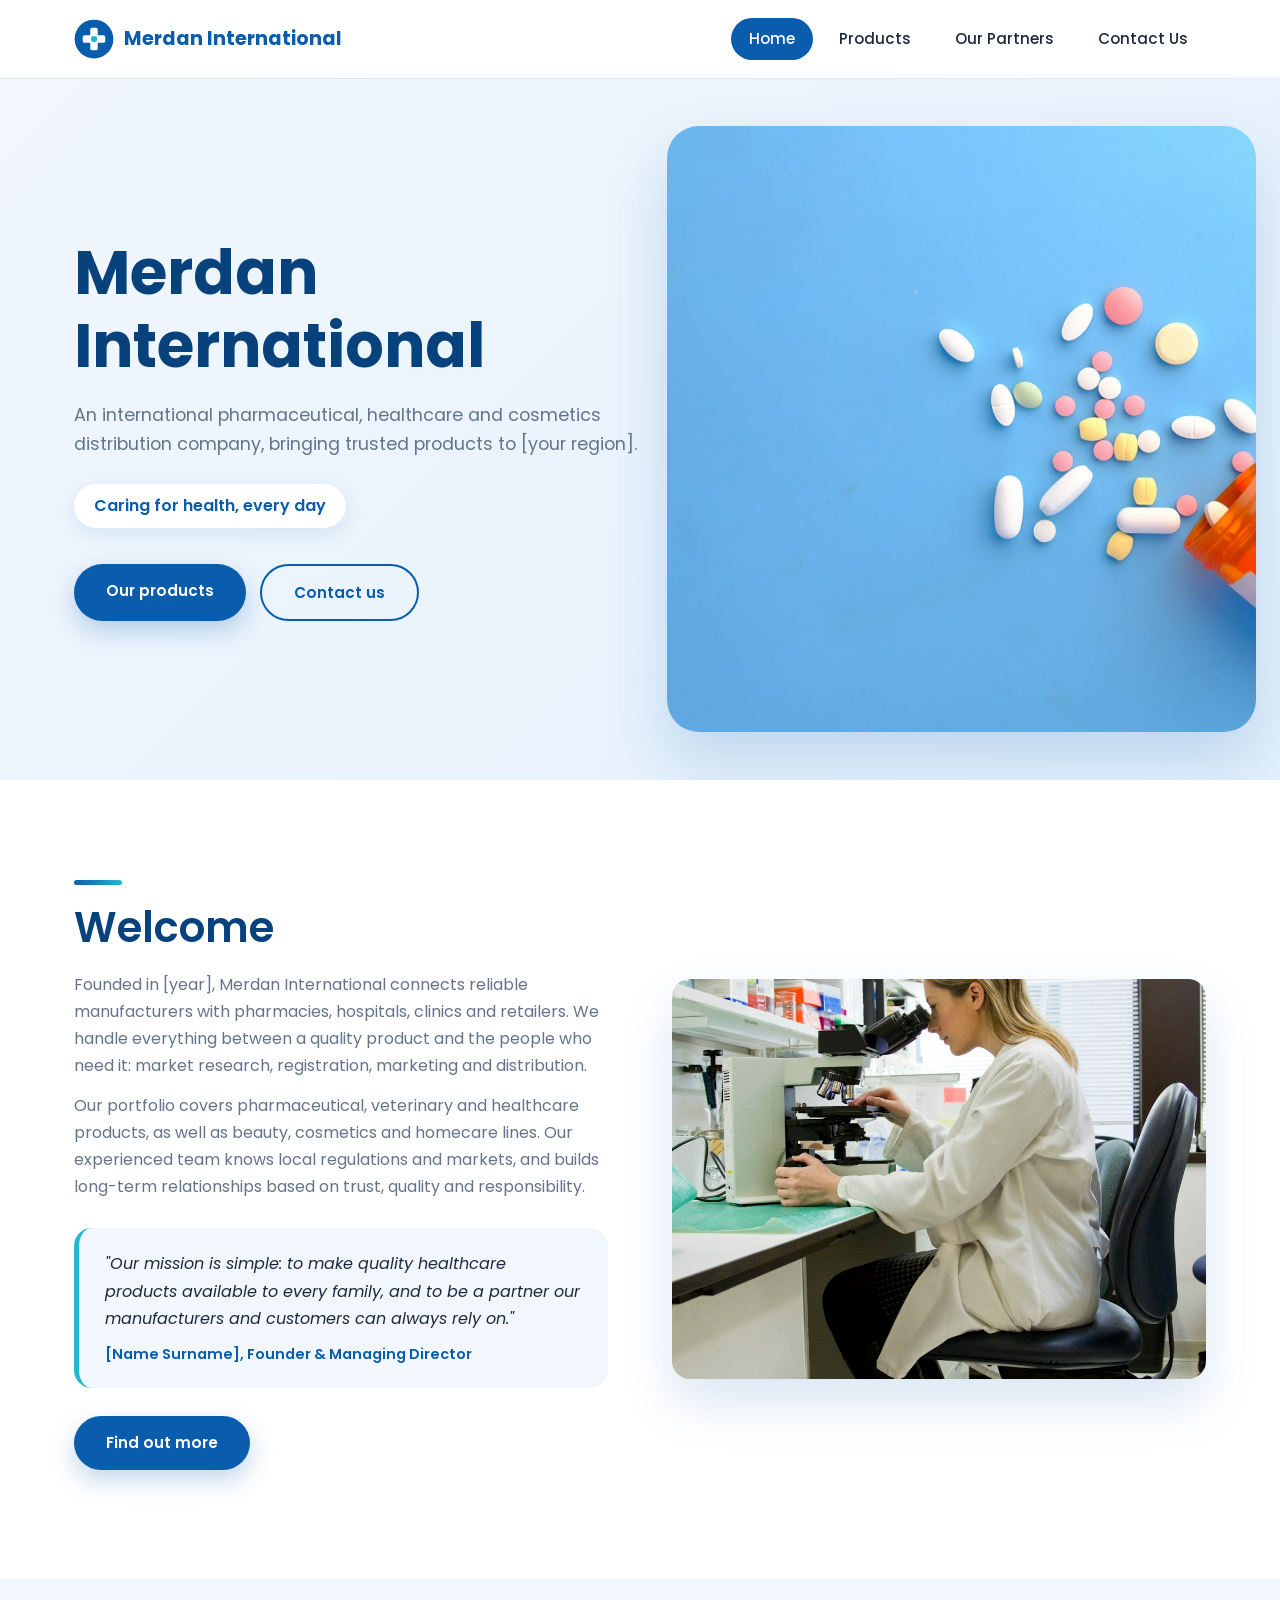
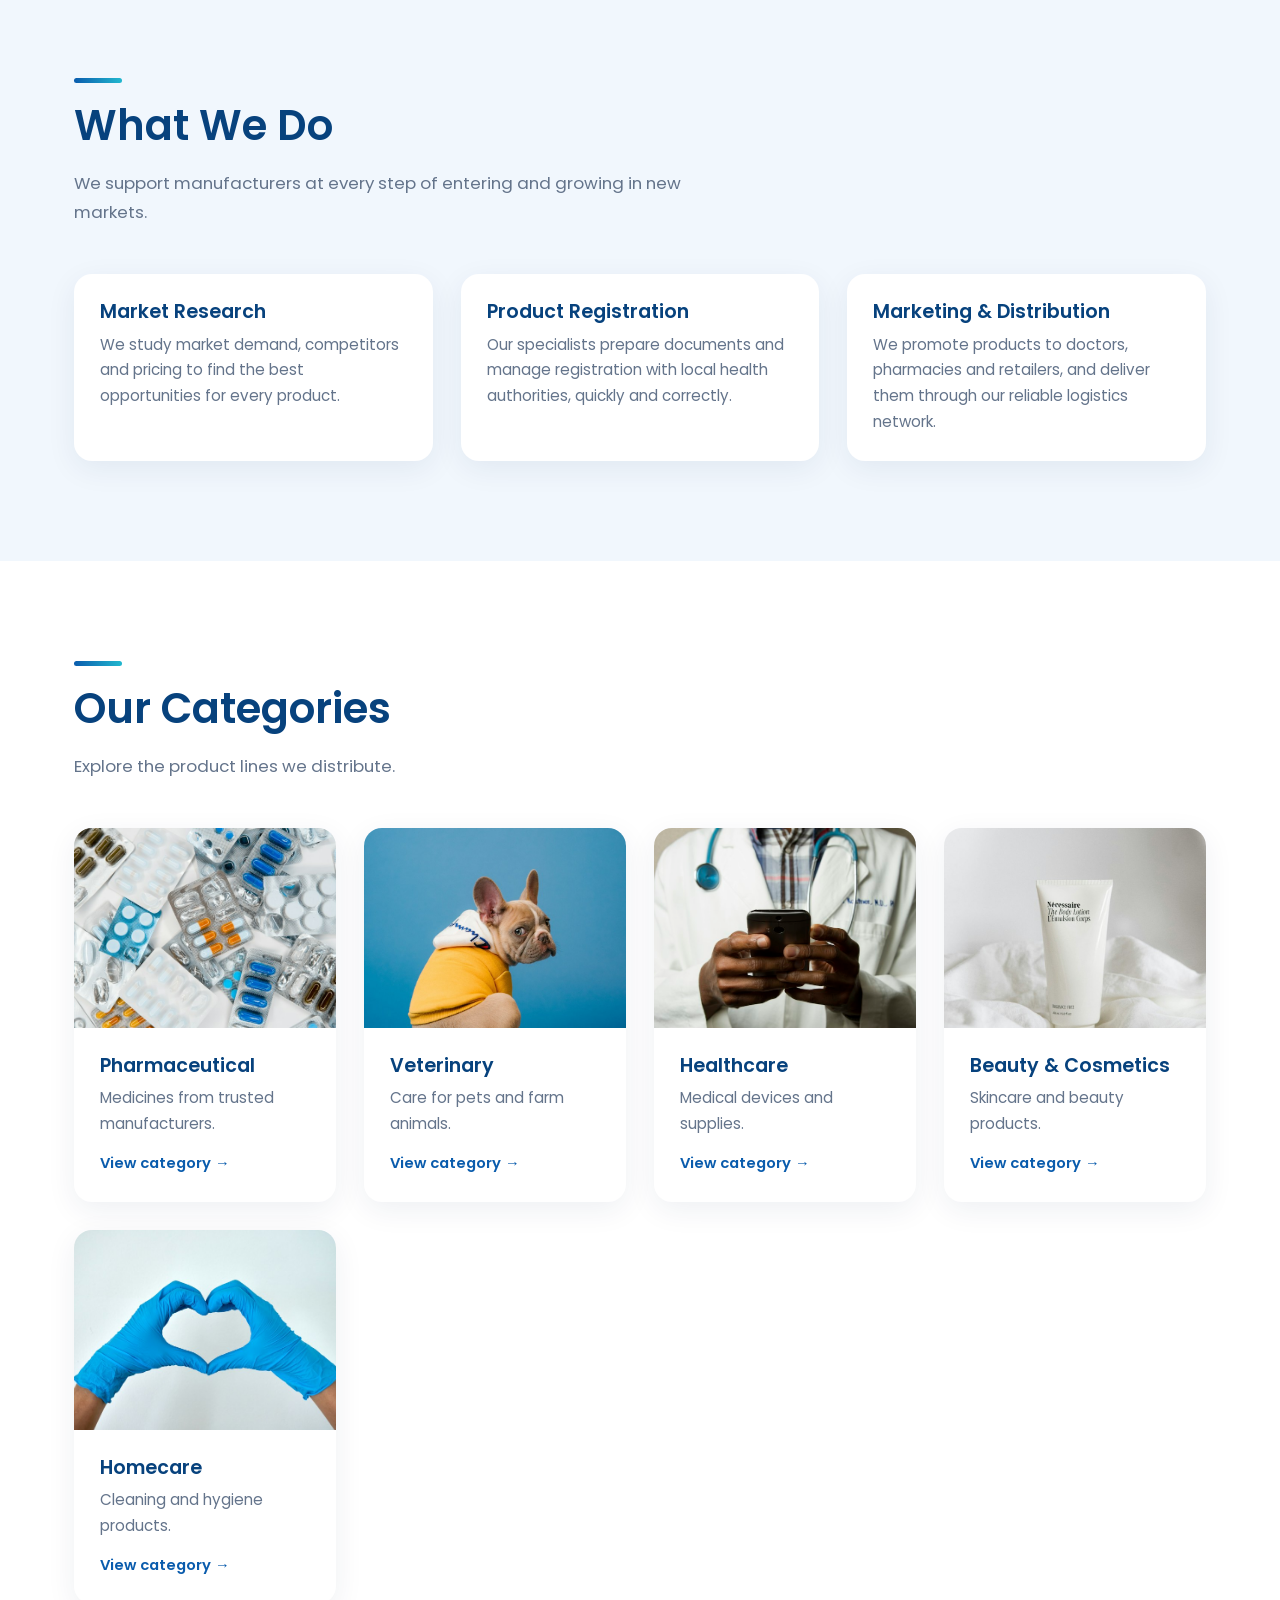
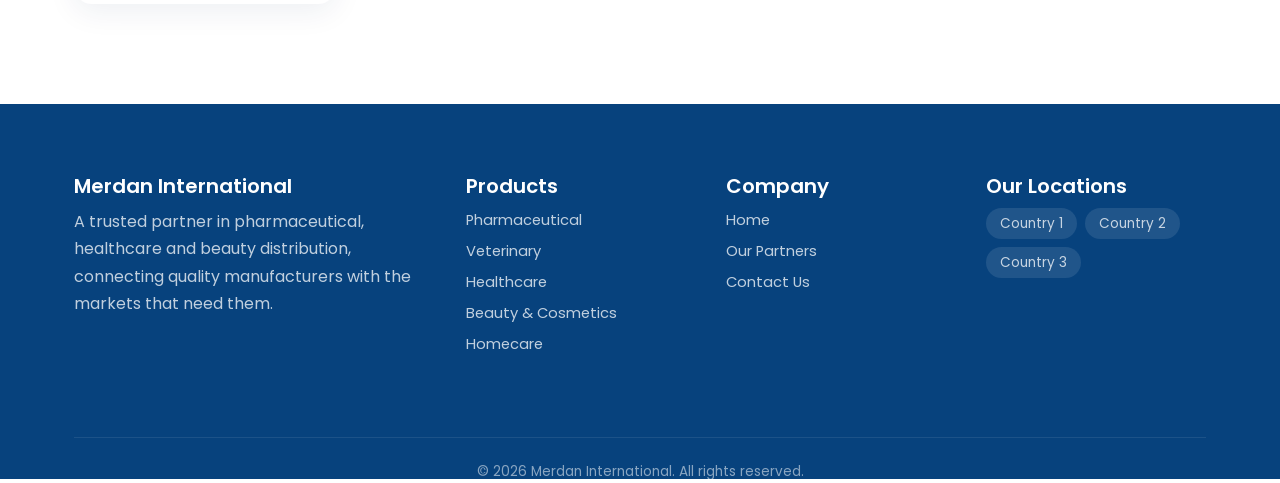
<file: index.html>
<!DOCTYPE html>
<html lang="en">
<head>
  <meta charset="UTF-8">
  <meta name="viewport" content="width=device-width, initial-scale=1.0">
  <title>Merdan International | Pharmaceutical Distributor in Turkmenistan</title>
  <meta name="description" content="Merdan International is a pharmaceutical, healthcare and cosmetics distribution company in Turkmenistan. Market research, product registration, marketing and distribution of medicines.">
  <link rel="canonical" href="https://www.merdan-international.com/">
  <meta property="og:type" content="website">
  <meta property="og:site_name" content="Merdan International">
  <meta property="og:title" content="Merdan International | Pharmaceutical Distributor in Turkmenistan">
  <meta property="og:description" content="Merdan International is a pharmaceutical, healthcare and cosmetics distribution company in Turkmenistan. Market research, product registration, marketing and distribution of medicines.">
  <meta property="og:url" content="https://www.merdan-international.com/">
  <meta property="og:image" content="https://www.merdan-international.com/images/hero.jpg">
  <link rel="icon" href="images/logo.svg" type="image/svg+xml">
  <script type="application/ld+json">{"@context": "https://schema.org", "@type": "Organization", "name": "Merdan International", "url": "https://www.merdan-international.com", "logo": "https://www.merdan-international.com/images/logo.svg", "description": "Pharmaceutical, healthcare and cosmetics distribution company in Turkmenistan.", "areaServed": "Turkmenistan", "address": {"@type": "PostalAddress", "addressCountry": "TM"}, "email": "info@example.com"}</script>
  <link rel="preconnect" href="https://fonts.googleapis.com">
  <link rel="preconnect" href="https://fonts.gstatic.com" crossorigin>
  <link href="https://fonts.googleapis.com/css2?family=Poppins:ital,wght@0,400;0,500;0,600;0,700;1,400&display=swap" rel="stylesheet">
  <link rel="stylesheet" href="css/style.css">
</head>
<body>
  <header>
    <div class="container nav">
      <a href="index.html" class="logo"><img src="images/logo.svg" alt="Merdan International logo" width="40" height="40"> Merdan International</a>
      <button class="burger" aria-label="Open menu" aria-expanded="false" aria-controls="menu">&#9776;</button>
      <ul class="menu" id="menu">
        <li><a href="index.html">Home</a></li>
        <li><a href="pharmaceuticals.html">Products</a></li>
        <li><a href="partners.html">Our Partners</a></li>
        <li><a href="contact.html">Contact Us</a></li>
      </ul>
    </div>
  </header>

  <div class="hero">
    <div class="container">
      <h1>Merdan International</h1>
      <p>An international pharmaceutical, healthcare and cosmetics distribution company, bringing trusted products to [your region].</p>
      <p class="slogan">Caring for health, every day</p>
      <div class="actions">
        <a href="pharmaceuticals.html" class="btn">Our products</a>
        <a href="contact.html" class="btn btn-outline">Contact us</a>
      </div>
    </div>
  </div>

  <section>
    <div class="container split">
      <div>
        <h2>Welcome</h2>
        <p>Founded in [year], Merdan International connects reliable manufacturers with pharmacies, hospitals, clinics and retailers. We handle everything between a quality product and the people who need it: market research, registration, marketing and distribution.</p>
        <p style="margin-top:12px">Our portfolio covers pharmaceutical, veterinary and healthcare products, as well as beauty, cosmetics and homecare lines. Our experienced team knows local regulations and markets, and builds long-term relationships based on trust, quality and responsibility.</p>
        <blockquote>
          "Our mission is simple: to make quality healthcare products available to every family, and to be a partner our manufacturers and customers can always rely on."
          <cite>[Name Surname], Founder &amp; Managing Director</cite>
        </blockquote>
        <a href="pharmaceuticals.html" class="btn">Find out more</a>
      </div>
      <img src="images/welcome.jpg" alt="About us" width="1000" height="1500" loading="lazy">
    </div>
  </section>

  <section class="alt">
    <div class="container">
      <h2>What We Do</h2>
      <p class="lead">We support manufacturers at every step of entering and growing in new markets.</p>
      <div class="grid">
        <div class="card"><div class="body"><h3>Market Research</h3><p>We study market demand, competitors and pricing to find the best opportunities for every product.</p></div></div>
        <div class="card"><div class="body"><h3>Product Registration</h3><p>Our specialists prepare documents and manage registration with local health authorities, quickly and correctly.</p></div></div>
        <div class="card"><div class="body"><h3>Marketing &amp; Distribution</h3><p>We promote products to doctors, pharmacies and retailers, and deliver them through our reliable logistics network.</p></div></div>
      </div>
    </div>
  </section>

  <section>
    <div class="container">
      <h2>Our Categories</h2>
      <p class="lead">Explore the product lines we distribute.</p>
      <div class="grid">
        <a class="card" href="pharmaceutical.html"><img src="images/product1.jpg" alt=""><div class="body"><h3>Pharmaceutical</h3><p>Medicines from trusted manufacturers.</p><span class="link">View category &rarr;</span></div></a>
        <a class="card" href="veterinary.html"><img src="images/product2.jpg" alt=""><div class="body"><h3>Veterinary</h3><p>Care for pets and farm animals.</p><span class="link">View category &rarr;</span></div></a>
        <a class="card" href="healthcare.html"><img src="images/product3.jpg" alt=""><div class="body"><h3>Healthcare</h3><p>Medical devices and supplies.</p><span class="link">View category &rarr;</span></div></a>
        <a class="card" href="cosmetics.html"><img src="images/product4.jpg" alt=""><div class="body"><h3>Beauty &amp; Cosmetics</h3><p>Skincare and beauty products.</p><span class="link">View category &rarr;</span></div></a>
        <a class="card" href="homecare.html"><img src="images/product5.jpg" alt=""><div class="body"><h3>Homecare</h3><p>Cleaning and hygiene products.</p><span class="link">View category &rarr;</span></div></a>
      </div>
    </div>
  </section>

  <footer>
    <div class="container">
      <div class="footer-grid">
        <div><h3>Merdan International</h3><p>A trusted partner in pharmaceutical, healthcare and beauty distribution, connecting quality manufacturers with the markets that need them.</p></div>
        <div>
          <h3>Products</h3>
          <nav class="footer-links">
            <a href="pharmaceutical.html">Pharmaceutical</a>
            <a href="veterinary.html">Veterinary</a>
            <a href="healthcare.html">Healthcare</a>
            <a href="cosmetics.html">Beauty &amp; Cosmetics</a>
            <a href="homecare.html">Homecare</a>
          </nav>
        </div>
        <div>
          <h3>Company</h3>
          <nav class="footer-links">
            <a href="index.html">Home</a>
            <a href="partners.html">Our Partners</a>
            <a href="contact.html">Contact Us</a>
          </nav>
        </div>
        <div><h3>Our Locations</h3><ul><li>Country 1</li><li>Country 2</li><li>Country 3</li></ul></div>
      </div>
      <p class="copy">&copy; <span id="year"></span> Merdan International. All rights reserved.</p>
    </div>
  </footer>
  <script src="js/main.js"></script>
</body>
</html>
</file>
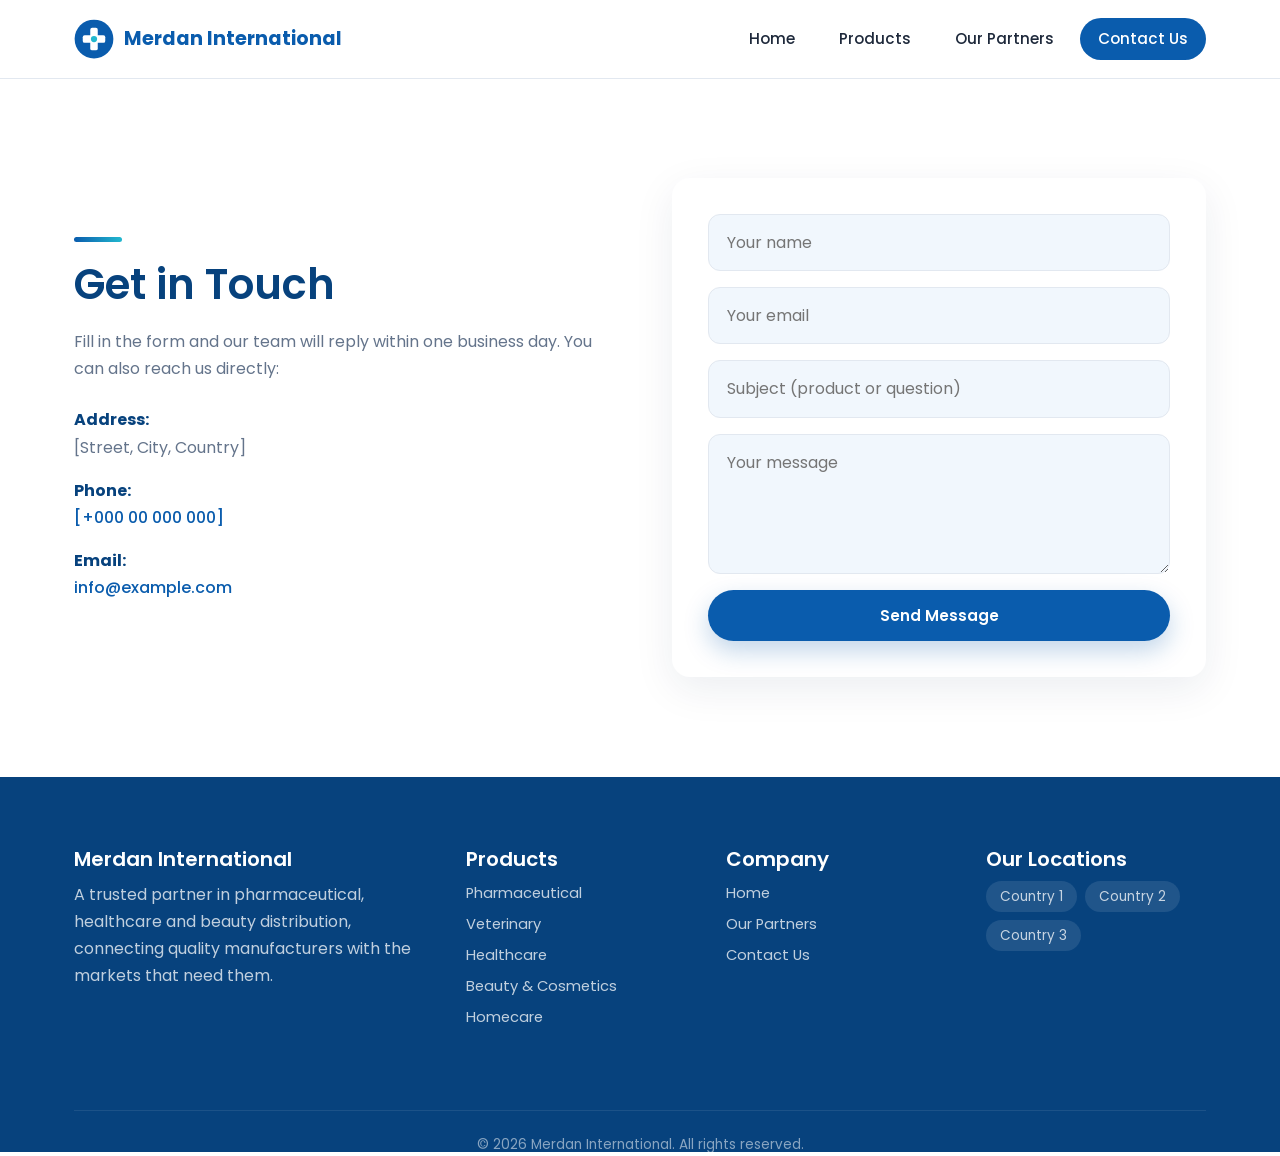
<file: contact.html>
<!DOCTYPE html>
<html lang="en">
<head>
  <meta charset="UTF-8">
  <meta name="viewport" content="width=device-width, initial-scale=1.0">
  <title>Contact Us | Merdan International, Turkmenistan</title>
  <meta name="description" content="Contact Merdan International for medicines, healthcare products, product registration and distribution partnership in Turkmenistan.">
  <link rel="canonical" href="https://www.merdan-international.com/contact.html">
  <meta property="og:type" content="website">
  <meta property="og:site_name" content="Merdan International">
  <meta property="og:title" content="Contact Us | Merdan International, Turkmenistan">
  <meta property="og:description" content="Contact Merdan International for medicines, healthcare products, product registration and distribution partnership in Turkmenistan.">
  <meta property="og:url" content="https://www.merdan-international.com/contact.html">
  <meta property="og:image" content="https://www.merdan-international.com/images/hero.jpg">
  <link rel="icon" href="images/logo.svg" type="image/svg+xml">
  <link rel="preconnect" href="https://fonts.googleapis.com">
  <link rel="preconnect" href="https://fonts.gstatic.com" crossorigin>
  <link href="https://fonts.googleapis.com/css2?family=Poppins:ital,wght@0,400;0,500;0,600;0,700;1,400&display=swap" rel="stylesheet">
  <link rel="stylesheet" href="css/style.css">
</head>
<body>
  <header>
    <div class="container nav">
      <a href="index.html" class="logo"><img src="images/logo.svg" alt="Merdan International logo" width="40" height="40"> Merdan International</a>
      <button class="burger" aria-label="Open menu" aria-expanded="false" aria-controls="menu">&#9776;</button>
      <ul class="menu" id="menu">
        <li><a href="index.html">Home</a></li>
        <li><a href="pharmaceuticals.html">Products</a></li>
        <li><a href="partners.html">Our Partners</a></li>
        <li><a href="contact.html">Contact Us</a></li>
      </ul>
    </div>
  </header>

  <h1 class="sr-only">Contact Us</h1>

  <section>
    <div class="container split">
      <div class="info">
        <h2>Get in Touch</h2>
        <p style="margin-bottom:24px">Fill in the form and our team will reply within one business day. You can also reach us directly:</p>
        <p><strong>Address:</strong> [Street, City, Country]</p>
        <p><strong>Phone:</strong> <a href="tel:+00000000000">[+000 00 000 000]</a></p>
        <p><strong>Email:</strong> <a href="mailto:info@example.com">info@example.com</a></p>
      </div>
      <form id="contact-form">
        <input type="text" name="name" placeholder="Your name" required>
        <input type="email" name="email" placeholder="Your email" required>
        <input type="text" name="subject" placeholder="Subject (product or question)">
        <textarea name="message" placeholder="Your message" required></textarea>
        <button type="submit" class="btn">Send Message</button>
        <p class="form-note">Your email app has opened with the message ready. Just press Send.</p>
      </form>
    </div>
  </section>

  <footer>
    <div class="container">
      <div class="footer-grid">
        <div><h3>Merdan International</h3><p>A trusted partner in pharmaceutical, healthcare and beauty distribution, connecting quality manufacturers with the markets that need them.</p></div>
        <div>
          <h3>Products</h3>
          <nav class="footer-links">
            <a href="pharmaceutical.html">Pharmaceutical</a>
            <a href="veterinary.html">Veterinary</a>
            <a href="healthcare.html">Healthcare</a>
            <a href="cosmetics.html">Beauty &amp; Cosmetics</a>
            <a href="homecare.html">Homecare</a>
          </nav>
        </div>
        <div>
          <h3>Company</h3>
          <nav class="footer-links">
            <a href="index.html">Home</a>
            <a href="partners.html">Our Partners</a>
            <a href="contact.html">Contact Us</a>
          </nav>
        </div>
        <div><h3>Our Locations</h3><ul><li>Country 1</li><li>Country 2</li><li>Country 3</li></ul></div>
      </div>
      <p class="copy">&copy; <span id="year"></span> Merdan International. All rights reserved.</p>
    </div>
  </footer>
  <script src="js/main.js"></script>
</body>
</html>
</file>
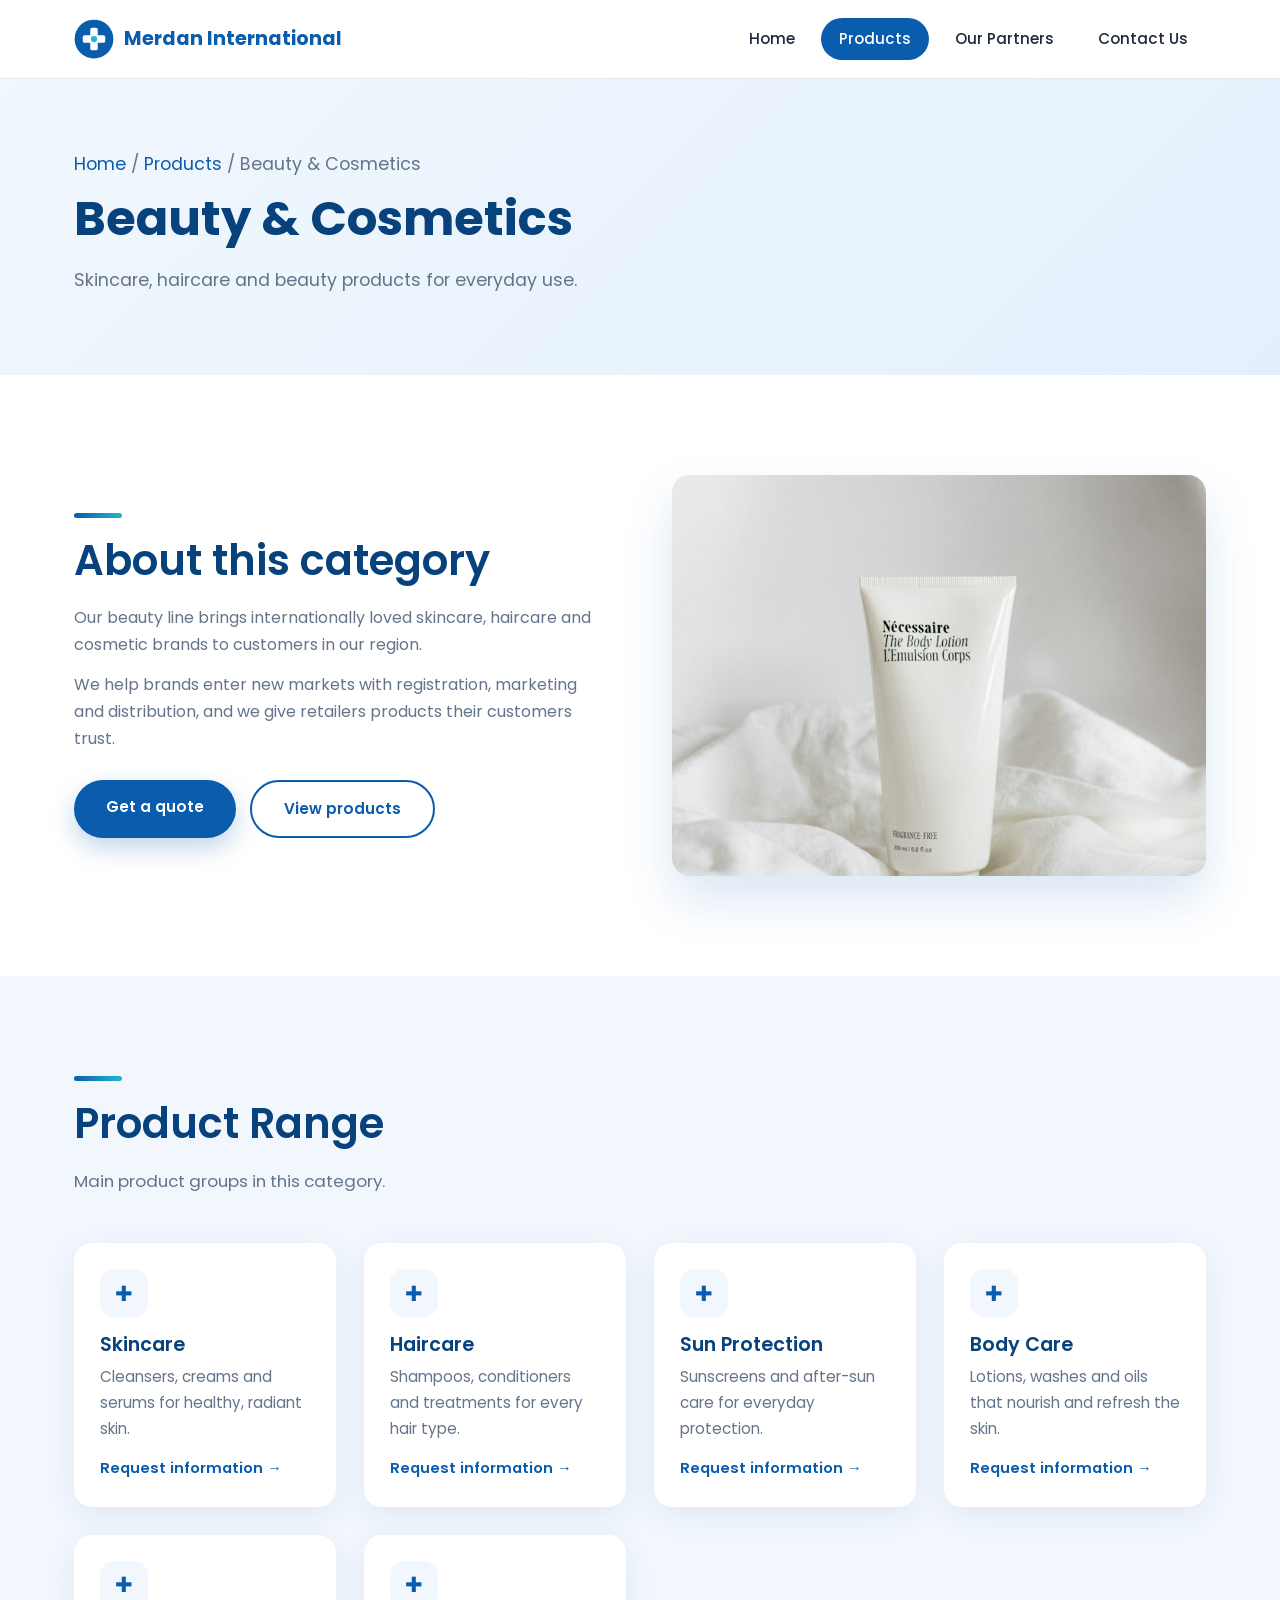
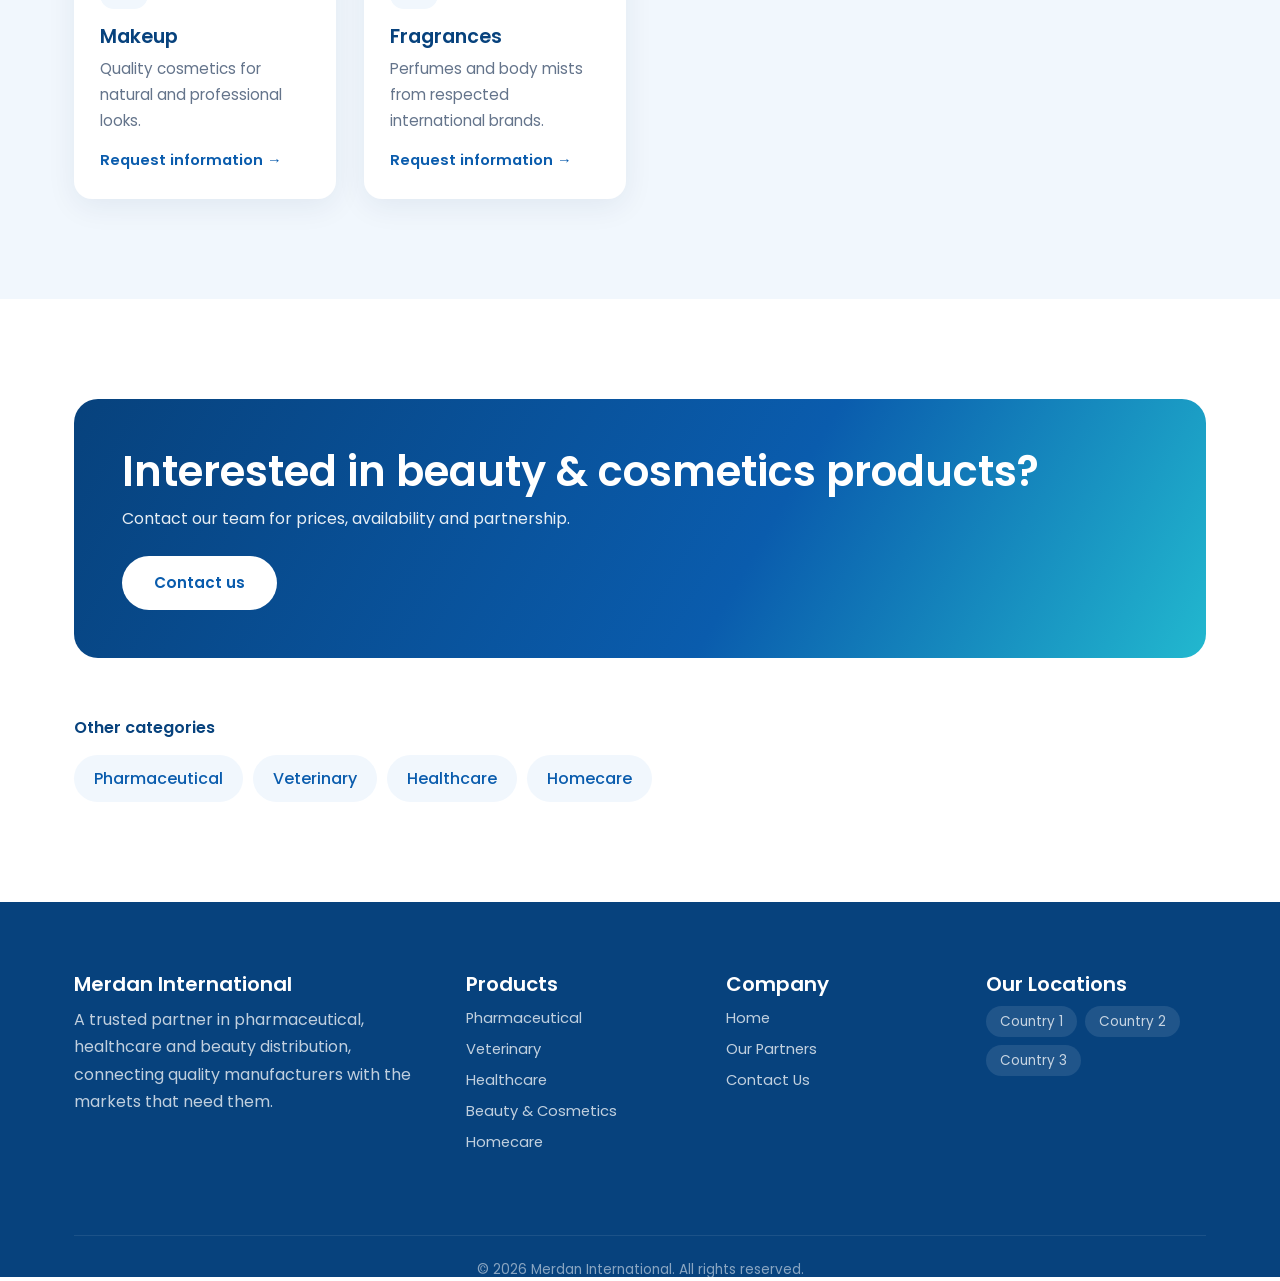
<file: cosmetics.html>
<!DOCTYPE html>
<html lang="en">
<head>
  <meta charset="UTF-8">
  <meta name="viewport" content="width=device-width, initial-scale=1.0">
  <title>Beauty &amp; Cosmetics Distributor in Turkmenistan | Merdan International</title>
  <meta name="description" content="Skincare, haircare, sun protection and cosmetics brands distributed in Turkmenistan by Merdan International.">
  <link rel="canonical" href="https://www.merdan-international.com/cosmetics.html">
  <meta property="og:type" content="website">
  <meta property="og:site_name" content="Merdan International">
  <meta property="og:title" content="Beauty &amp; Cosmetics Distributor in Turkmenistan | Merdan International">
  <meta property="og:description" content="Skincare, haircare, sun protection and cosmetics brands distributed in Turkmenistan by Merdan International.">
  <meta property="og:url" content="https://www.merdan-international.com/cosmetics.html">
  <meta property="og:image" content="https://www.merdan-international.com/images/hero.jpg">
  <link rel="icon" href="images/logo.svg" type="image/svg+xml">
  <link rel="preconnect" href="https://fonts.googleapis.com">
  <link rel="preconnect" href="https://fonts.gstatic.com" crossorigin>
  <link href="https://fonts.googleapis.com/css2?family=Poppins:ital,wght@0,400;0,500;0,600;0,700;1,400&display=swap" rel="stylesheet">
  <link rel="stylesheet" href="css/style.css">
</head>
<body>
  <header>
    <div class="container nav">
      <a href="index.html" class="logo"><img src="images/logo.svg" alt="Merdan International logo" width="40" height="40"> Merdan International</a>
      <button class="burger" aria-label="Open menu" aria-expanded="false" aria-controls="menu">&#9776;</button>
      <ul class="menu" id="menu">
        <li><a href="index.html">Home</a></li>
        <li><a href="pharmaceuticals.html">Products</a></li>
        <li><a href="partners.html">Our Partners</a></li>
        <li><a href="contact.html">Contact Us</a></li>
      </ul>
    </div>
  </header>

  <div class="hero page-hero no-img">
    <div class="container">
      <p class="crumbs"><a href="index.html">Home</a> / <a href="pharmaceuticals.html">Products</a> / Beauty &amp; Cosmetics</p>
      <h1>Beauty &amp; Cosmetics</h1>
      <p>Skincare, haircare and beauty products for everyday use.</p>
    </div>
  </div>

  <section>
    <div class="container split">
      <div>
        <h2>About this category</h2>
        <p>Our beauty line brings internationally loved skincare, haircare and cosmetic brands to customers in our region.</p>
        <p style="margin-top:12px">We help brands enter new markets with registration, marketing and distribution, and we give retailers products their customers trust.</p>
        <div class="actions">
          <a href="contact.html?product=Beauty%20%26%20Cosmetics" class="btn">Get a quote</a>
          <a href="#products" class="btn btn-outline">View products</a>
        </div>
      </div>
      <img src="images/product4.jpg" alt="Beauty &amp; Cosmetics">
    </div>
  </section>

  <section class="alt" id="products">
    <div class="container">
      <h2>Product Range</h2>
      <p class="lead">Main product groups in this category.</p>
      <div class="grid">
        <div class="card product">
          <div class="body">
            <span class="icon">&#10010;</span>
            <h3>Skincare</h3>
            <p>Cleansers, creams and serums for healthy, radiant skin.</p>
            <a class="link" href="contact.html?product=Beauty%20%26%20Cosmetics%20-%20Skincare">Request information &rarr;</a>
          </div>
        </div>
        <div class="card product">
          <div class="body">
            <span class="icon">&#10010;</span>
            <h3>Haircare</h3>
            <p>Shampoos, conditioners and treatments for every hair type.</p>
            <a class="link" href="contact.html?product=Beauty%20%26%20Cosmetics%20-%20Haircare">Request information &rarr;</a>
          </div>
        </div>
        <div class="card product">
          <div class="body">
            <span class="icon">&#10010;</span>
            <h3>Sun Protection</h3>
            <p>Sunscreens and after-sun care for everyday protection.</p>
            <a class="link" href="contact.html?product=Beauty%20%26%20Cosmetics%20-%20Sun%20Protection">Request information &rarr;</a>
          </div>
        </div>
        <div class="card product">
          <div class="body">
            <span class="icon">&#10010;</span>
            <h3>Body Care</h3>
            <p>Lotions, washes and oils that nourish and refresh the skin.</p>
            <a class="link" href="contact.html?product=Beauty%20%26%20Cosmetics%20-%20Body%20Care">Request information &rarr;</a>
          </div>
        </div>
        <div class="card product">
          <div class="body">
            <span class="icon">&#10010;</span>
            <h3>Makeup</h3>
            <p>Quality cosmetics for natural and professional looks.</p>
            <a class="link" href="contact.html?product=Beauty%20%26%20Cosmetics%20-%20Makeup">Request information &rarr;</a>
          </div>
        </div>
        <div class="card product">
          <div class="body">
            <span class="icon">&#10010;</span>
            <h3>Fragrances</h3>
            <p>Perfumes and body mists from respected international brands.</p>
            <a class="link" href="contact.html?product=Beauty%20%26%20Cosmetics%20-%20Fragrances">Request information &rarr;</a>
          </div>
        </div>
      </div>
    </div>
  </section>

  <section>
    <div class="container">
      <div class="cta">
        <div>
          <h2>Interested in beauty &amp; cosmetics products?</h2>
          <p>Contact our team for prices, availability and partnership.</p>
        </div>
        <a href="contact.html?product=Beauty%20%26%20Cosmetics" class="btn btn-light">Contact us</a>
      </div>
      <p class="others-title">Other categories</p>
      <div class="chips">
        <a class="chip" href="pharmaceutical.html">Pharmaceutical</a>
        <a class="chip" href="veterinary.html">Veterinary</a>
        <a class="chip" href="healthcare.html">Healthcare</a>
        <a class="chip" href="homecare.html">Homecare</a>
      </div>
    </div>
  </section>

  <footer>
    <div class="container">
      <div class="footer-grid">
        <div><h3>Merdan International</h3><p>A trusted partner in pharmaceutical, healthcare and beauty distribution, connecting quality manufacturers with the markets that need them.</p></div>
        <div>
          <h3>Products</h3>
          <nav class="footer-links">
            <a href="pharmaceutical.html">Pharmaceutical</a>
            <a href="veterinary.html">Veterinary</a>
            <a href="healthcare.html">Healthcare</a>
            <a href="cosmetics.html">Beauty &amp; Cosmetics</a>
            <a href="homecare.html">Homecare</a>
          </nav>
        </div>
        <div>
          <h3>Company</h3>
          <nav class="footer-links">
            <a href="index.html">Home</a>
            <a href="partners.html">Our Partners</a>
            <a href="contact.html">Contact Us</a>
          </nav>
        </div>
        <div><h3>Our Locations</h3><ul><li>Country 1</li><li>Country 2</li><li>Country 3</li></ul></div>
      </div>
      <p class="copy">&copy; <span id="year"></span> Merdan International. All rights reserved.</p>
    </div>
  </footer>
  <script src="js/main.js"></script>
</body>
</html>
</file>
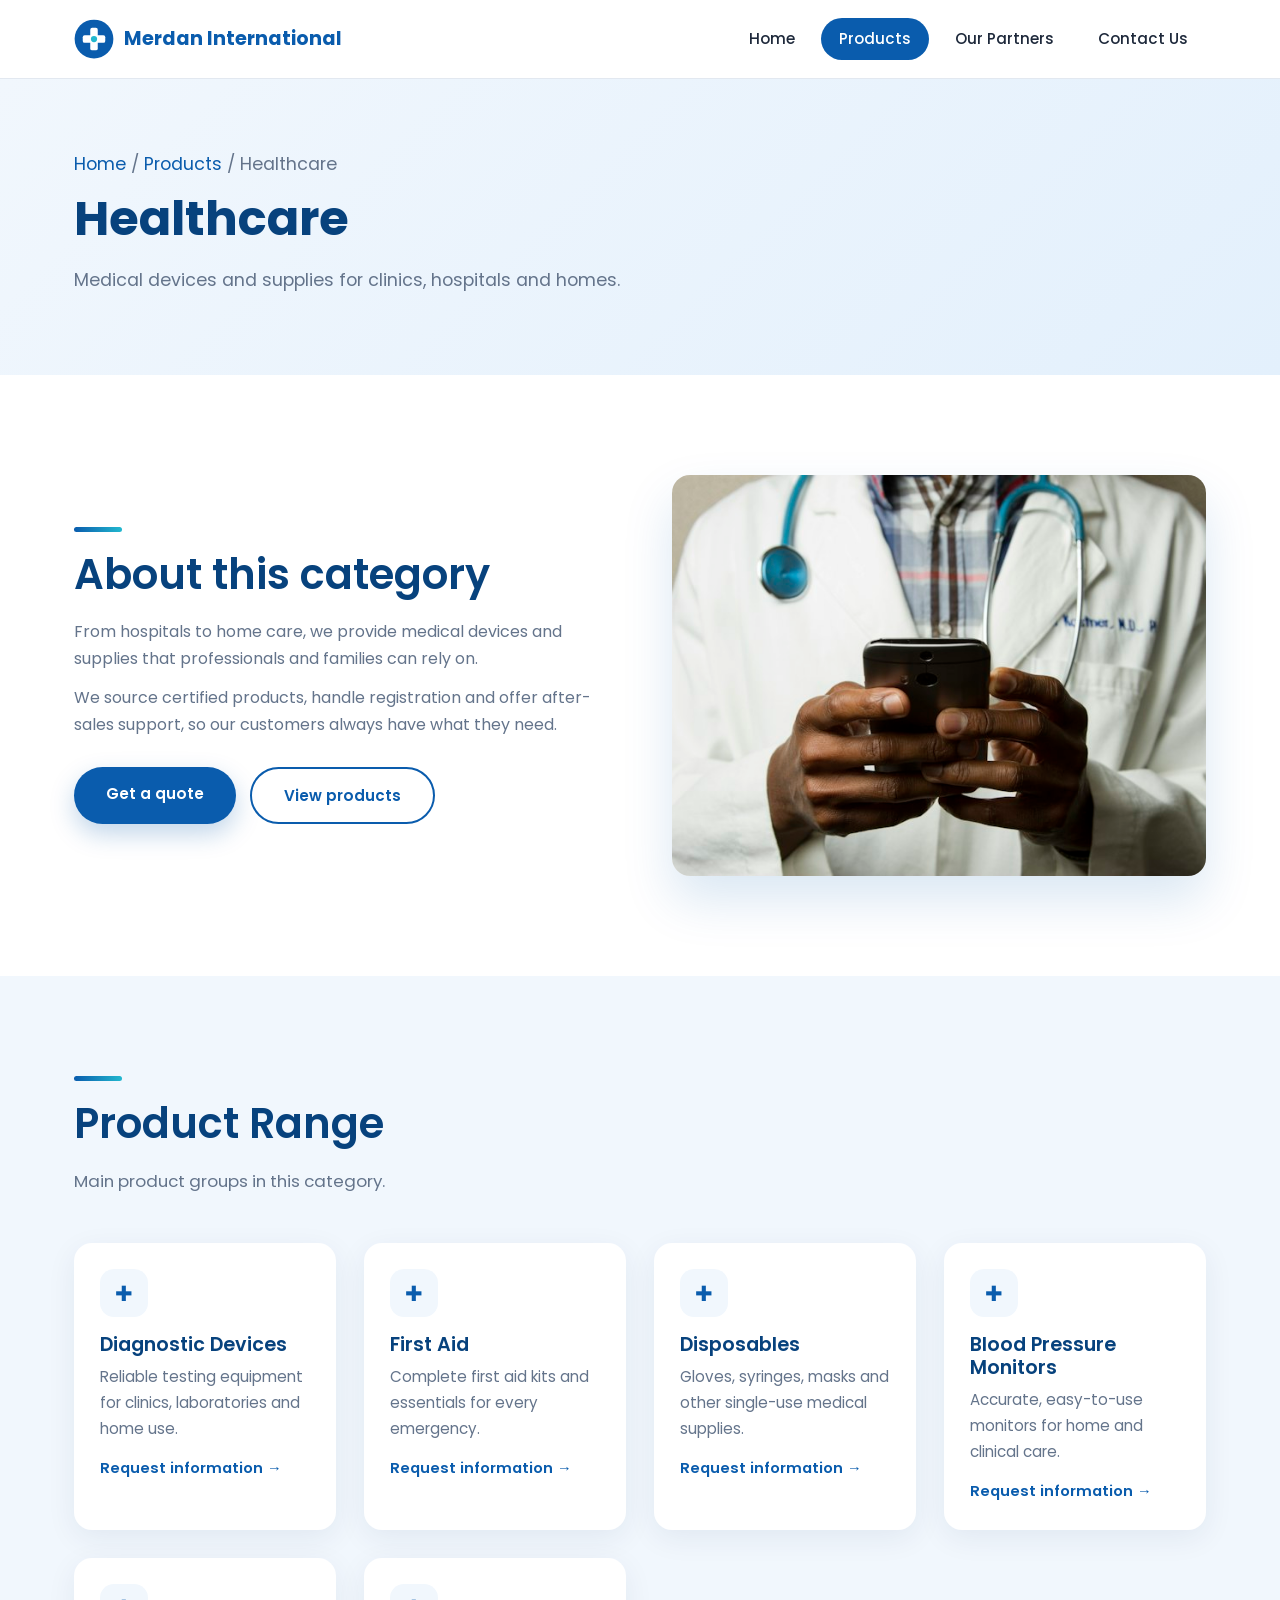
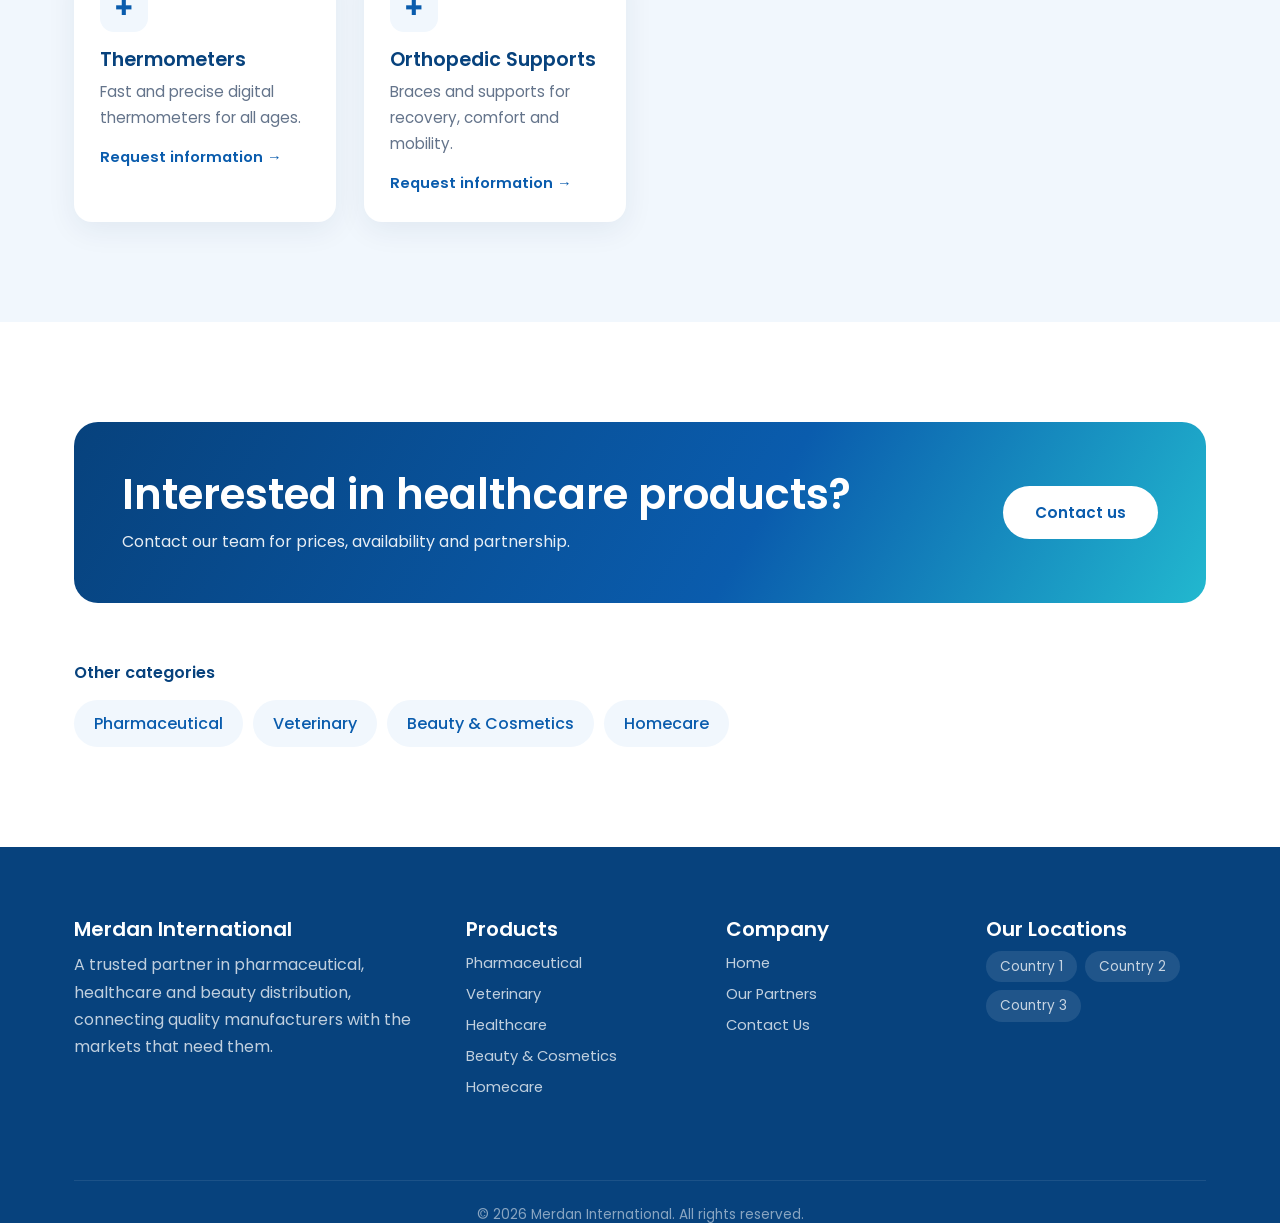
<file: healthcare.html>
<!DOCTYPE html>
<html lang="en">
<head>
  <meta charset="UTF-8">
  <meta name="viewport" content="width=device-width, initial-scale=1.0">
  <title>Medical Devices &amp; Healthcare Supplies in Turkmenistan | Merdan International</title>
  <meta name="description" content="Diagnostic devices, first aid, disposables and medical supplies for hospitals, clinics and homes in Turkmenistan.">
  <link rel="canonical" href="https://www.merdan-international.com/healthcare.html">
  <meta property="og:type" content="website">
  <meta property="og:site_name" content="Merdan International">
  <meta property="og:title" content="Medical Devices &amp; Healthcare Supplies in Turkmenistan | Merdan International">
  <meta property="og:description" content="Diagnostic devices, first aid, disposables and medical supplies for hospitals, clinics and homes in Turkmenistan.">
  <meta property="og:url" content="https://www.merdan-international.com/healthcare.html">
  <meta property="og:image" content="https://www.merdan-international.com/images/hero.jpg">
  <link rel="icon" href="images/logo.svg" type="image/svg+xml">
  <link rel="preconnect" href="https://fonts.googleapis.com">
  <link rel="preconnect" href="https://fonts.gstatic.com" crossorigin>
  <link href="https://fonts.googleapis.com/css2?family=Poppins:ital,wght@0,400;0,500;0,600;0,700;1,400&display=swap" rel="stylesheet">
  <link rel="stylesheet" href="css/style.css">
</head>
<body>
  <header>
    <div class="container nav">
      <a href="index.html" class="logo"><img src="images/logo.svg" alt="Merdan International logo" width="40" height="40"> Merdan International</a>
      <button class="burger" aria-label="Open menu" aria-expanded="false" aria-controls="menu">&#9776;</button>
      <ul class="menu" id="menu">
        <li><a href="index.html">Home</a></li>
        <li><a href="pharmaceuticals.html">Products</a></li>
        <li><a href="partners.html">Our Partners</a></li>
        <li><a href="contact.html">Contact Us</a></li>
      </ul>
    </div>
  </header>

  <div class="hero page-hero no-img">
    <div class="container">
      <p class="crumbs"><a href="index.html">Home</a> / <a href="pharmaceuticals.html">Products</a> / Healthcare</p>
      <h1>Healthcare</h1>
      <p>Medical devices and supplies for clinics, hospitals and homes.</p>
    </div>
  </div>

  <section>
    <div class="container split">
      <div>
        <h2>About this category</h2>
        <p>From hospitals to home care, we provide medical devices and supplies that professionals and families can rely on.</p>
        <p style="margin-top:12px">We source certified products, handle registration and offer after-sales support, so our customers always have what they need.</p>
        <div class="actions">
          <a href="contact.html?product=Healthcare" class="btn">Get a quote</a>
          <a href="#products" class="btn btn-outline">View products</a>
        </div>
      </div>
      <img src="images/product3.jpg" alt="Healthcare">
    </div>
  </section>

  <section class="alt" id="products">
    <div class="container">
      <h2>Product Range</h2>
      <p class="lead">Main product groups in this category.</p>
      <div class="grid">
        <div class="card product">
          <div class="body">
            <span class="icon">&#10010;</span>
            <h3>Diagnostic Devices</h3>
            <p>Reliable testing equipment for clinics, laboratories and home use.</p>
            <a class="link" href="contact.html?product=Healthcare%20-%20Diagnostic%20Devices">Request information &rarr;</a>
          </div>
        </div>
        <div class="card product">
          <div class="body">
            <span class="icon">&#10010;</span>
            <h3>First Aid</h3>
            <p>Complete first aid kits and essentials for every emergency.</p>
            <a class="link" href="contact.html?product=Healthcare%20-%20First%20Aid">Request information &rarr;</a>
          </div>
        </div>
        <div class="card product">
          <div class="body">
            <span class="icon">&#10010;</span>
            <h3>Disposables</h3>
            <p>Gloves, syringes, masks and other single-use medical supplies.</p>
            <a class="link" href="contact.html?product=Healthcare%20-%20Disposables">Request information &rarr;</a>
          </div>
        </div>
        <div class="card product">
          <div class="body">
            <span class="icon">&#10010;</span>
            <h3>Blood Pressure Monitors</h3>
            <p>Accurate, easy-to-use monitors for home and clinical care.</p>
            <a class="link" href="contact.html?product=Healthcare%20-%20Blood%20Pressure%20Monitors">Request information &rarr;</a>
          </div>
        </div>
        <div class="card product">
          <div class="body">
            <span class="icon">&#10010;</span>
            <h3>Thermometers</h3>
            <p>Fast and precise digital thermometers for all ages.</p>
            <a class="link" href="contact.html?product=Healthcare%20-%20Thermometers">Request information &rarr;</a>
          </div>
        </div>
        <div class="card product">
          <div class="body">
            <span class="icon">&#10010;</span>
            <h3>Orthopedic Supports</h3>
            <p>Braces and supports for recovery, comfort and mobility.</p>
            <a class="link" href="contact.html?product=Healthcare%20-%20Orthopedic%20Supports">Request information &rarr;</a>
          </div>
        </div>
      </div>
    </div>
  </section>

  <section>
    <div class="container">
      <div class="cta">
        <div>
          <h2>Interested in healthcare products?</h2>
          <p>Contact our team for prices, availability and partnership.</p>
        </div>
        <a href="contact.html?product=Healthcare" class="btn btn-light">Contact us</a>
      </div>
      <p class="others-title">Other categories</p>
      <div class="chips">
        <a class="chip" href="pharmaceutical.html">Pharmaceutical</a>
        <a class="chip" href="veterinary.html">Veterinary</a>
        <a class="chip" href="cosmetics.html">Beauty &amp; Cosmetics</a>
        <a class="chip" href="homecare.html">Homecare</a>
      </div>
    </div>
  </section>

  <footer>
    <div class="container">
      <div class="footer-grid">
        <div><h3>Merdan International</h3><p>A trusted partner in pharmaceutical, healthcare and beauty distribution, connecting quality manufacturers with the markets that need them.</p></div>
        <div>
          <h3>Products</h3>
          <nav class="footer-links">
            <a href="pharmaceutical.html">Pharmaceutical</a>
            <a href="veterinary.html">Veterinary</a>
            <a href="healthcare.html">Healthcare</a>
            <a href="cosmetics.html">Beauty &amp; Cosmetics</a>
            <a href="homecare.html">Homecare</a>
          </nav>
        </div>
        <div>
          <h3>Company</h3>
          <nav class="footer-links">
            <a href="index.html">Home</a>
            <a href="partners.html">Our Partners</a>
            <a href="contact.html">Contact Us</a>
          </nav>
        </div>
        <div><h3>Our Locations</h3><ul><li>Country 1</li><li>Country 2</li><li>Country 3</li></ul></div>
      </div>
      <p class="copy">&copy; <span id="year"></span> Merdan International. All rights reserved.</p>
    </div>
  </footer>
  <script src="js/main.js"></script>
</body>
</html>
</file>
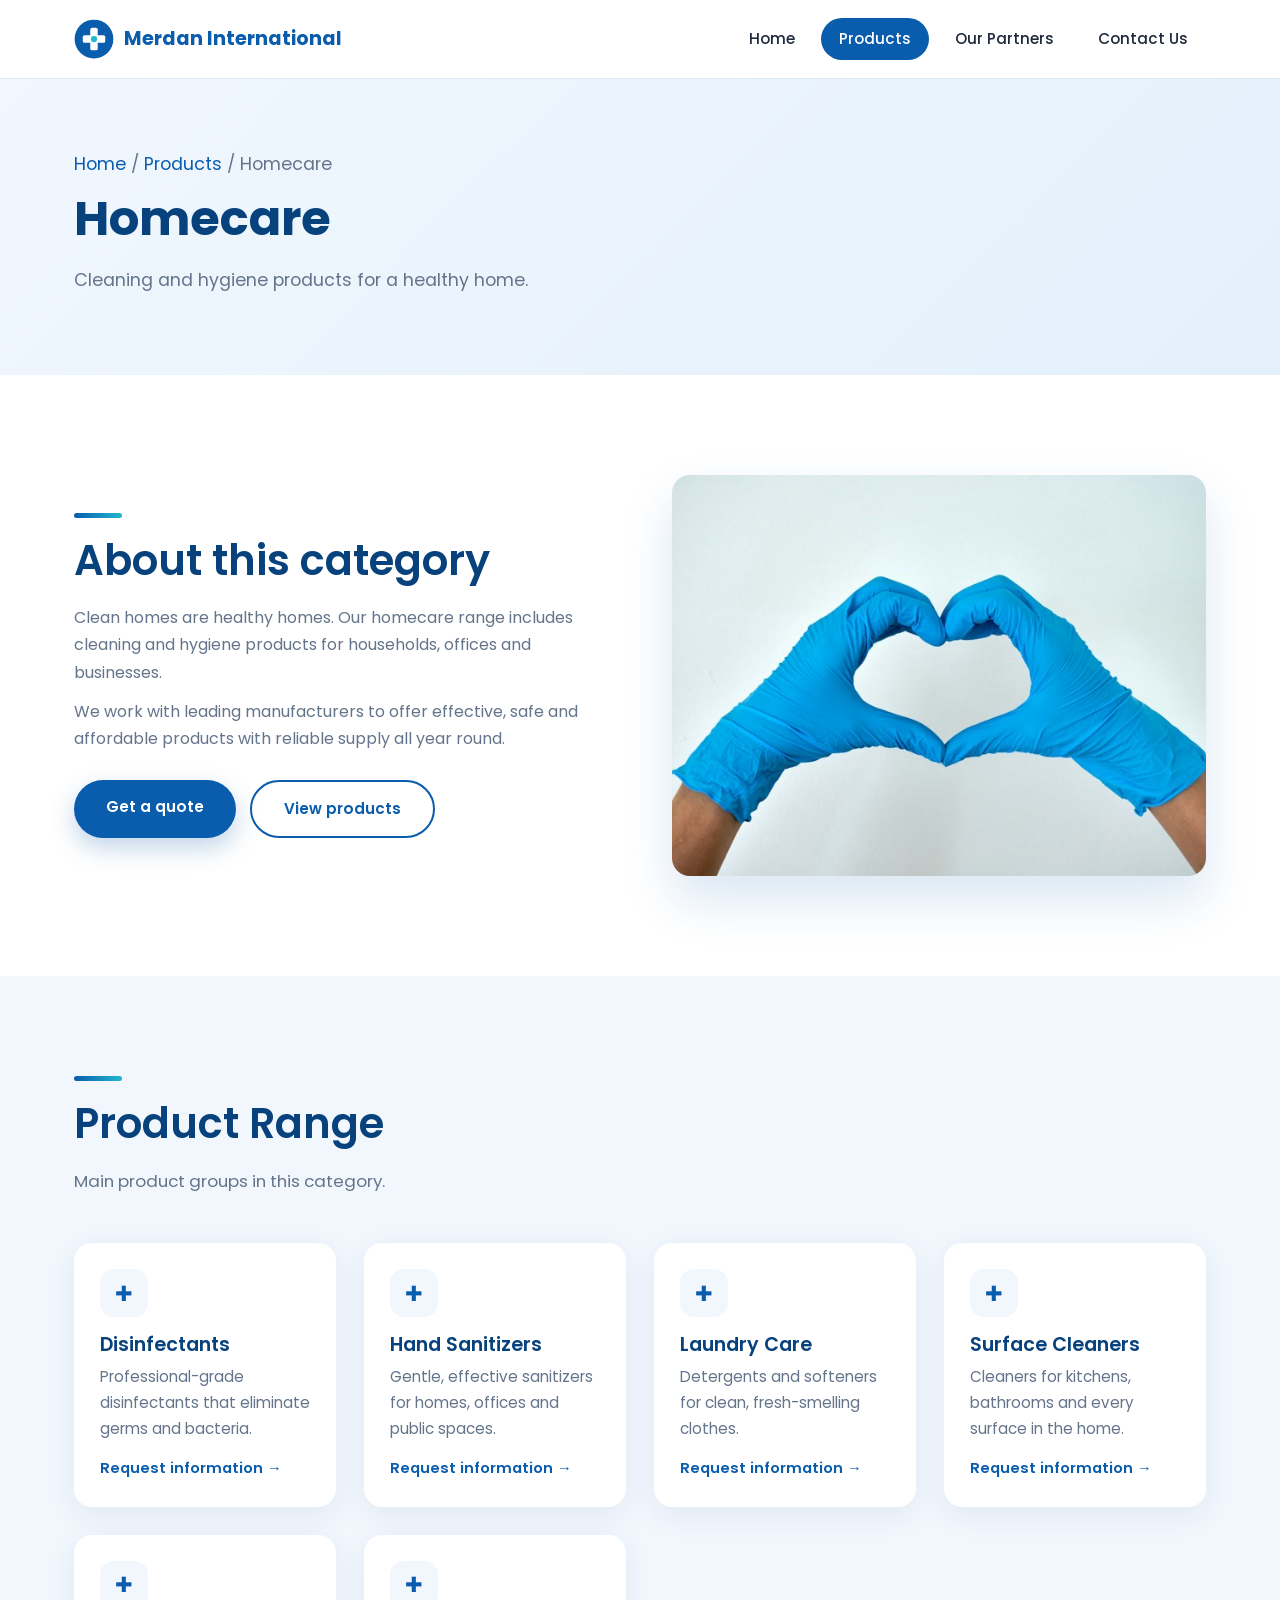
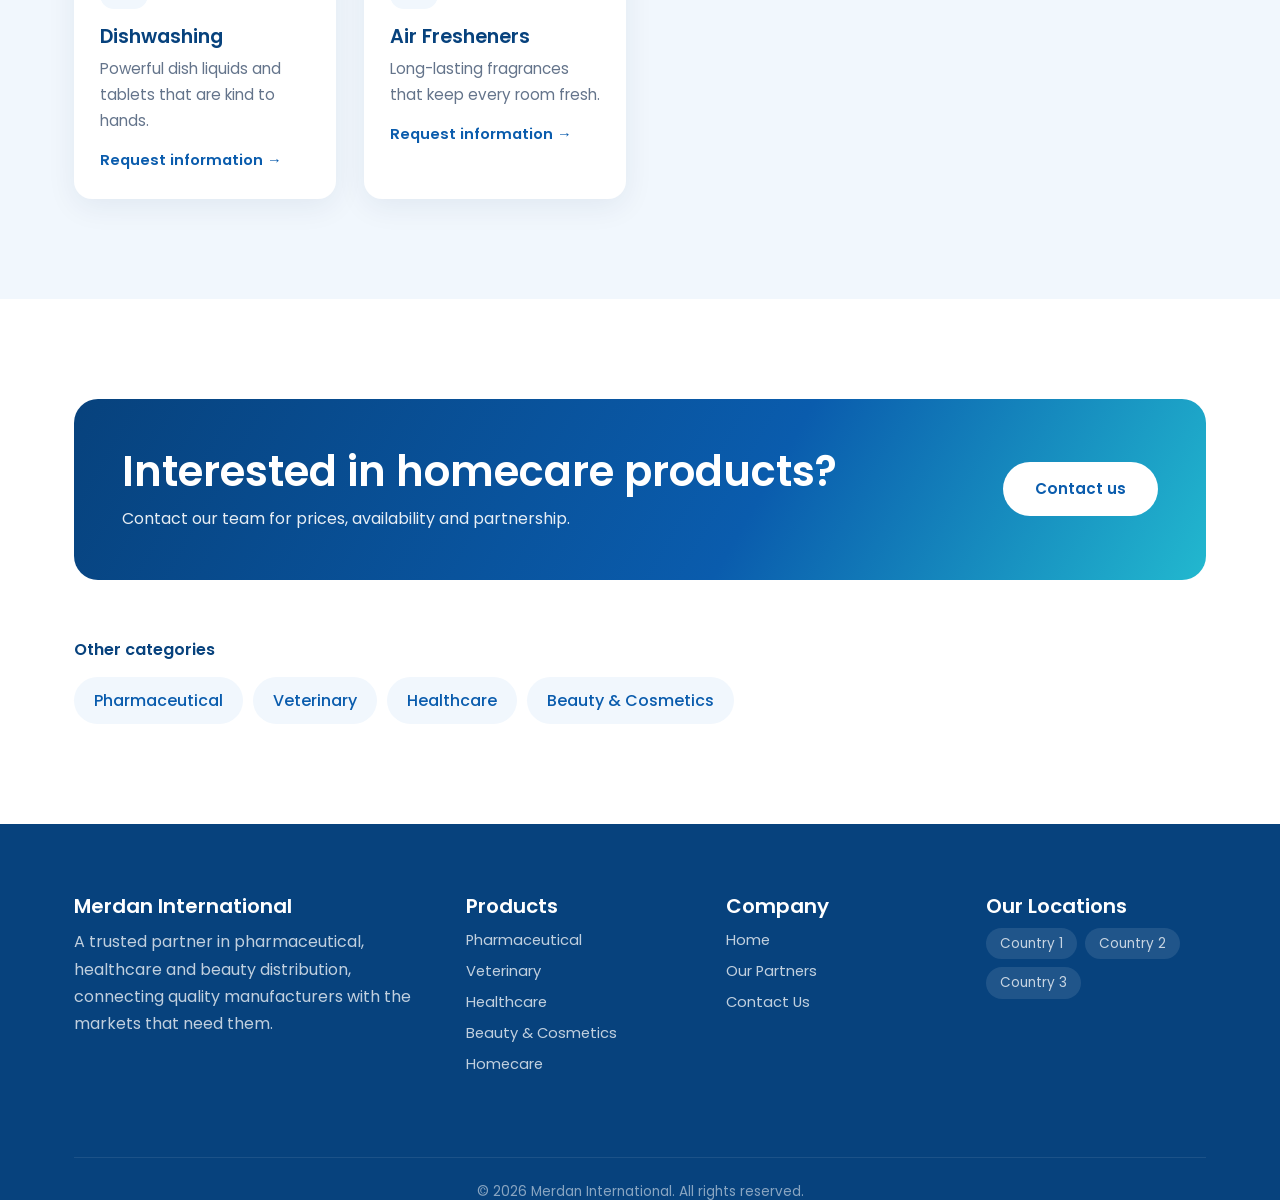
<file: homecare.html>
<!DOCTYPE html>
<html lang="en">
<head>
  <meta charset="UTF-8">
  <meta name="viewport" content="width=device-width, initial-scale=1.0">
  <title>Homecare &amp; Hygiene Products in Turkmenistan | Merdan International</title>
  <meta name="description" content="Disinfectants, hand sanitizers, cleaning and laundry products for homes and businesses in Turkmenistan.">
  <link rel="canonical" href="https://www.merdan-international.com/homecare.html">
  <meta property="og:type" content="website">
  <meta property="og:site_name" content="Merdan International">
  <meta property="og:title" content="Homecare &amp; Hygiene Products in Turkmenistan | Merdan International">
  <meta property="og:description" content="Disinfectants, hand sanitizers, cleaning and laundry products for homes and businesses in Turkmenistan.">
  <meta property="og:url" content="https://www.merdan-international.com/homecare.html">
  <meta property="og:image" content="https://www.merdan-international.com/images/hero.jpg">
  <link rel="icon" href="images/logo.svg" type="image/svg+xml">
  <link rel="preconnect" href="https://fonts.googleapis.com">
  <link rel="preconnect" href="https://fonts.gstatic.com" crossorigin>
  <link href="https://fonts.googleapis.com/css2?family=Poppins:ital,wght@0,400;0,500;0,600;0,700;1,400&display=swap" rel="stylesheet">
  <link rel="stylesheet" href="css/style.css">
</head>
<body>
  <header>
    <div class="container nav">
      <a href="index.html" class="logo"><img src="images/logo.svg" alt="Merdan International logo" width="40" height="40"> Merdan International</a>
      <button class="burger" aria-label="Open menu" aria-expanded="false" aria-controls="menu">&#9776;</button>
      <ul class="menu" id="menu">
        <li><a href="index.html">Home</a></li>
        <li><a href="pharmaceuticals.html">Products</a></li>
        <li><a href="partners.html">Our Partners</a></li>
        <li><a href="contact.html">Contact Us</a></li>
      </ul>
    </div>
  </header>

  <div class="hero page-hero no-img">
    <div class="container">
      <p class="crumbs"><a href="index.html">Home</a> / <a href="pharmaceuticals.html">Products</a> / Homecare</p>
      <h1>Homecare</h1>
      <p>Cleaning and hygiene products for a healthy home.</p>
    </div>
  </div>

  <section>
    <div class="container split">
      <div>
        <h2>About this category</h2>
        <p>Clean homes are healthy homes. Our homecare range includes cleaning and hygiene products for households, offices and businesses.</p>
        <p style="margin-top:12px">We work with leading manufacturers to offer effective, safe and affordable products with reliable supply all year round.</p>
        <div class="actions">
          <a href="contact.html?product=Homecare" class="btn">Get a quote</a>
          <a href="#products" class="btn btn-outline">View products</a>
        </div>
      </div>
      <img src="images/product5.jpg" alt="Homecare">
    </div>
  </section>

  <section class="alt" id="products">
    <div class="container">
      <h2>Product Range</h2>
      <p class="lead">Main product groups in this category.</p>
      <div class="grid">
        <div class="card product">
          <div class="body">
            <span class="icon">&#10010;</span>
            <h3>Disinfectants</h3>
            <p>Professional-grade disinfectants that eliminate germs and bacteria.</p>
            <a class="link" href="contact.html?product=Homecare%20-%20Disinfectants">Request information &rarr;</a>
          </div>
        </div>
        <div class="card product">
          <div class="body">
            <span class="icon">&#10010;</span>
            <h3>Hand Sanitizers</h3>
            <p>Gentle, effective sanitizers for homes, offices and public spaces.</p>
            <a class="link" href="contact.html?product=Homecare%20-%20Hand%20Sanitizers">Request information &rarr;</a>
          </div>
        </div>
        <div class="card product">
          <div class="body">
            <span class="icon">&#10010;</span>
            <h3>Laundry Care</h3>
            <p>Detergents and softeners for clean, fresh-smelling clothes.</p>
            <a class="link" href="contact.html?product=Homecare%20-%20Laundry%20Care">Request information &rarr;</a>
          </div>
        </div>
        <div class="card product">
          <div class="body">
            <span class="icon">&#10010;</span>
            <h3>Surface Cleaners</h3>
            <p>Cleaners for kitchens, bathrooms and every surface in the home.</p>
            <a class="link" href="contact.html?product=Homecare%20-%20Surface%20Cleaners">Request information &rarr;</a>
          </div>
        </div>
        <div class="card product">
          <div class="body">
            <span class="icon">&#10010;</span>
            <h3>Dishwashing</h3>
            <p>Powerful dish liquids and tablets that are kind to hands.</p>
            <a class="link" href="contact.html?product=Homecare%20-%20Dishwashing">Request information &rarr;</a>
          </div>
        </div>
        <div class="card product">
          <div class="body">
            <span class="icon">&#10010;</span>
            <h3>Air Fresheners</h3>
            <p>Long-lasting fragrances that keep every room fresh.</p>
            <a class="link" href="contact.html?product=Homecare%20-%20Air%20Fresheners">Request information &rarr;</a>
          </div>
        </div>
      </div>
    </div>
  </section>

  <section>
    <div class="container">
      <div class="cta">
        <div>
          <h2>Interested in homecare products?</h2>
          <p>Contact our team for prices, availability and partnership.</p>
        </div>
        <a href="contact.html?product=Homecare" class="btn btn-light">Contact us</a>
      </div>
      <p class="others-title">Other categories</p>
      <div class="chips">
        <a class="chip" href="pharmaceutical.html">Pharmaceutical</a>
        <a class="chip" href="veterinary.html">Veterinary</a>
        <a class="chip" href="healthcare.html">Healthcare</a>
        <a class="chip" href="cosmetics.html">Beauty &amp; Cosmetics</a>
      </div>
    </div>
  </section>

  <footer>
    <div class="container">
      <div class="footer-grid">
        <div><h3>Merdan International</h3><p>A trusted partner in pharmaceutical, healthcare and beauty distribution, connecting quality manufacturers with the markets that need them.</p></div>
        <div>
          <h3>Products</h3>
          <nav class="footer-links">
            <a href="pharmaceutical.html">Pharmaceutical</a>
            <a href="veterinary.html">Veterinary</a>
            <a href="healthcare.html">Healthcare</a>
            <a href="cosmetics.html">Beauty &amp; Cosmetics</a>
            <a href="homecare.html">Homecare</a>
          </nav>
        </div>
        <div>
          <h3>Company</h3>
          <nav class="footer-links">
            <a href="index.html">Home</a>
            <a href="partners.html">Our Partners</a>
            <a href="contact.html">Contact Us</a>
          </nav>
        </div>
        <div><h3>Our Locations</h3><ul><li>Country 1</li><li>Country 2</li><li>Country 3</li></ul></div>
      </div>
      <p class="copy">&copy; <span id="year"></span> Merdan International. All rights reserved.</p>
    </div>
  </footer>
  <script src="js/main.js"></script>
</body>
</html>
</file>
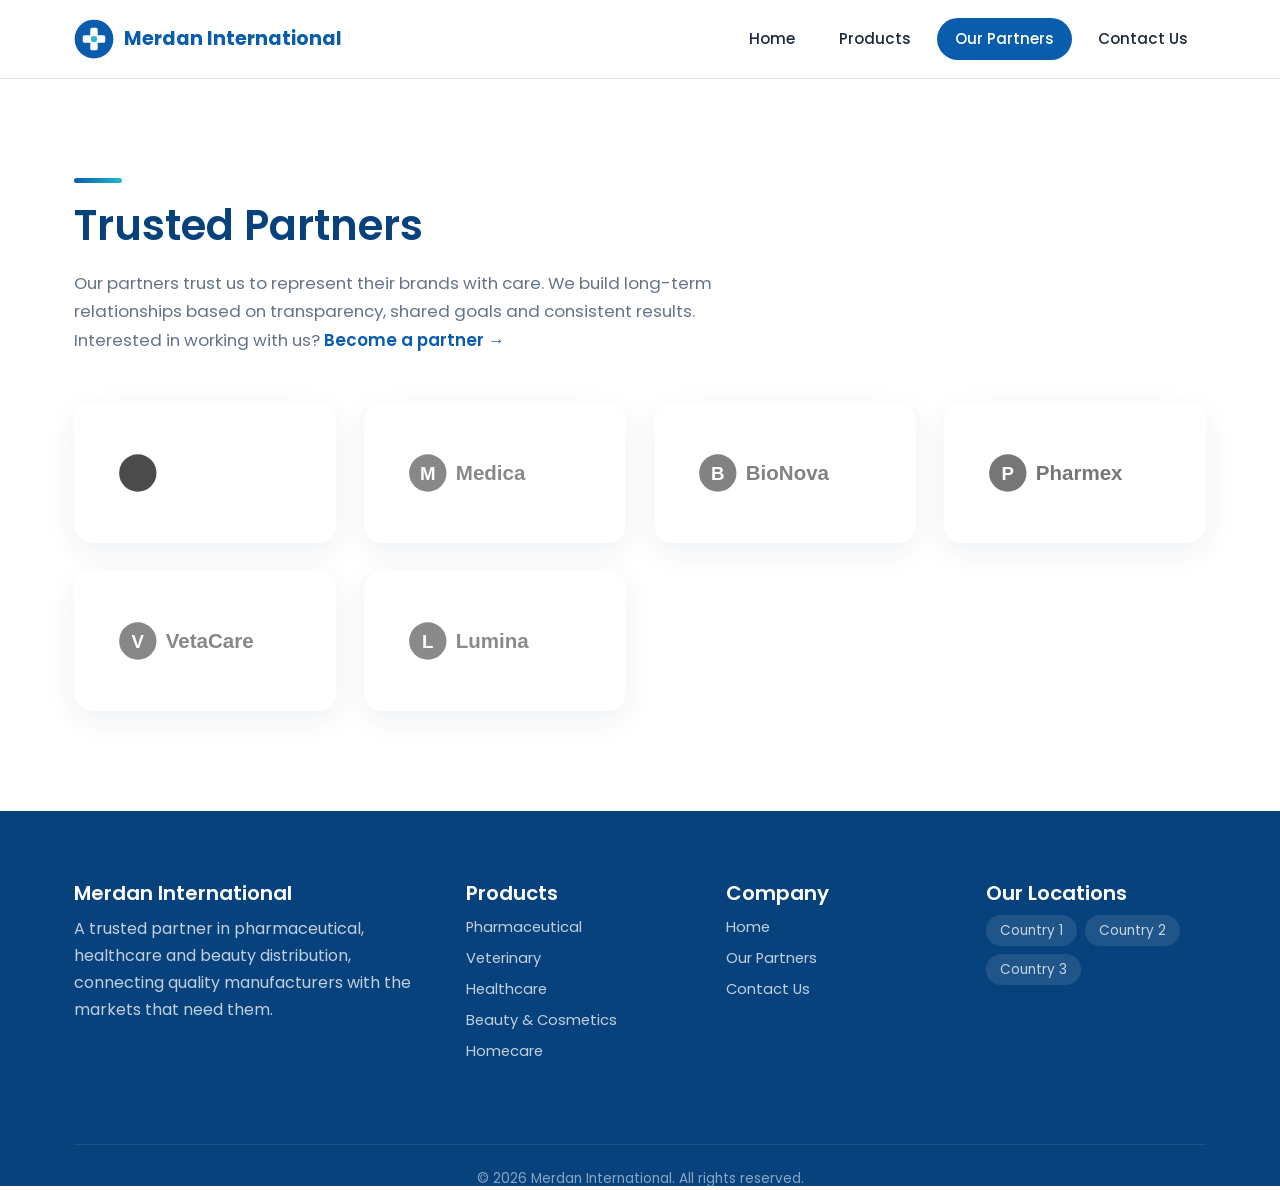
<file: partners.html>
<!DOCTYPE html>
<html lang="en">
<head>
  <meta charset="UTF-8">
  <meta name="viewport" content="width=device-width, initial-scale=1.0">
  <title>Our Partners | Pharmaceutical Manufacturers | Merdan International</title>
  <meta name="description" content="Merdan International partners with leading pharmaceutical and cosmetics manufacturers to enter and grow in the Turkmenistan market.">
  <link rel="canonical" href="https://www.merdan-international.com/partners.html">
  <meta property="og:type" content="website">
  <meta property="og:site_name" content="Merdan International">
  <meta property="og:title" content="Our Partners | Pharmaceutical Manufacturers | Merdan International">
  <meta property="og:description" content="Merdan International partners with leading pharmaceutical and cosmetics manufacturers to enter and grow in the Turkmenistan market.">
  <meta property="og:url" content="https://www.merdan-international.com/partners.html">
  <meta property="og:image" content="https://www.merdan-international.com/images/hero.jpg">
  <link rel="icon" href="images/logo.svg" type="image/svg+xml">
  <link rel="preconnect" href="https://fonts.googleapis.com">
  <link rel="preconnect" href="https://fonts.gstatic.com" crossorigin>
  <link href="https://fonts.googleapis.com/css2?family=Poppins:ital,wght@0,400;0,500;0,600;0,700;1,400&display=swap" rel="stylesheet">
  <link rel="stylesheet" href="css/style.css">
</head>
<body>
  <header>
    <div class="container nav">
      <a href="index.html" class="logo"><img src="images/logo.svg" alt="Merdan International logo" width="40" height="40"> Merdan International</a>
      <button class="burger" aria-label="Open menu" aria-expanded="false" aria-controls="menu">&#9776;</button>
      <ul class="menu" id="menu">
        <li><a href="index.html">Home</a></li>
        <li><a href="pharmaceuticals.html">Products</a></li>
        <li><a href="partners.html">Our Partners</a></li>
        <li><a href="contact.html">Contact Us</a></li>
      </ul>
    </div>
  </header>

  <h1 class="sr-only">Our Partners</h1>

  <section>
    <div class="container">
      <h2>Trusted Partners</h2>
      <p class="lead">Our partners trust us to represent their brands with care. We build long-term relationships based on transparency, shared goals and consistent results. Interested in working with us? <a href="contact.html?product=Partnership" style="color:var(--primary);font-weight:600">Become a partner &rarr;</a></p>
      <div class="grid">
        <div class="partner"><img src="images/partner1.svg" alt="Partner 1" width="200" height="60" loading="lazy"></div>
        <div class="partner"><img src="images/partner2.svg" alt="Partner 2" width="200" height="60" loading="lazy"></div>
        <div class="partner"><img src="images/partner3.svg" alt="Partner 3" width="200" height="60" loading="lazy"></div>
        <div class="partner"><img src="images/partner4.svg" alt="Partner 4" width="200" height="60" loading="lazy"></div>
        <div class="partner"><img src="images/partner5.svg" alt="Partner 5" width="200" height="60" loading="lazy"></div>
        <div class="partner"><img src="images/partner6.svg" alt="Partner 6" width="200" height="60" loading="lazy"></div>
      </div>
    </div>
  </section>

  <footer>
    <div class="container">
      <div class="footer-grid">
        <div><h3>Merdan International</h3><p>A trusted partner in pharmaceutical, healthcare and beauty distribution, connecting quality manufacturers with the markets that need them.</p></div>
        <div>
          <h3>Products</h3>
          <nav class="footer-links">
            <a href="pharmaceutical.html">Pharmaceutical</a>
            <a href="veterinary.html">Veterinary</a>
            <a href="healthcare.html">Healthcare</a>
            <a href="cosmetics.html">Beauty &amp; Cosmetics</a>
            <a href="homecare.html">Homecare</a>
          </nav>
        </div>
        <div>
          <h3>Company</h3>
          <nav class="footer-links">
            <a href="index.html">Home</a>
            <a href="partners.html">Our Partners</a>
            <a href="contact.html">Contact Us</a>
          </nav>
        </div>
        <div><h3>Our Locations</h3><ul><li>Country 1</li><li>Country 2</li><li>Country 3</li></ul></div>
      </div>
      <p class="copy">&copy; <span id="year"></span> Merdan International. All rights reserved.</p>
    </div>
  </footer>
  <script src="js/main.js"></script>
</body>
</html>
</file>
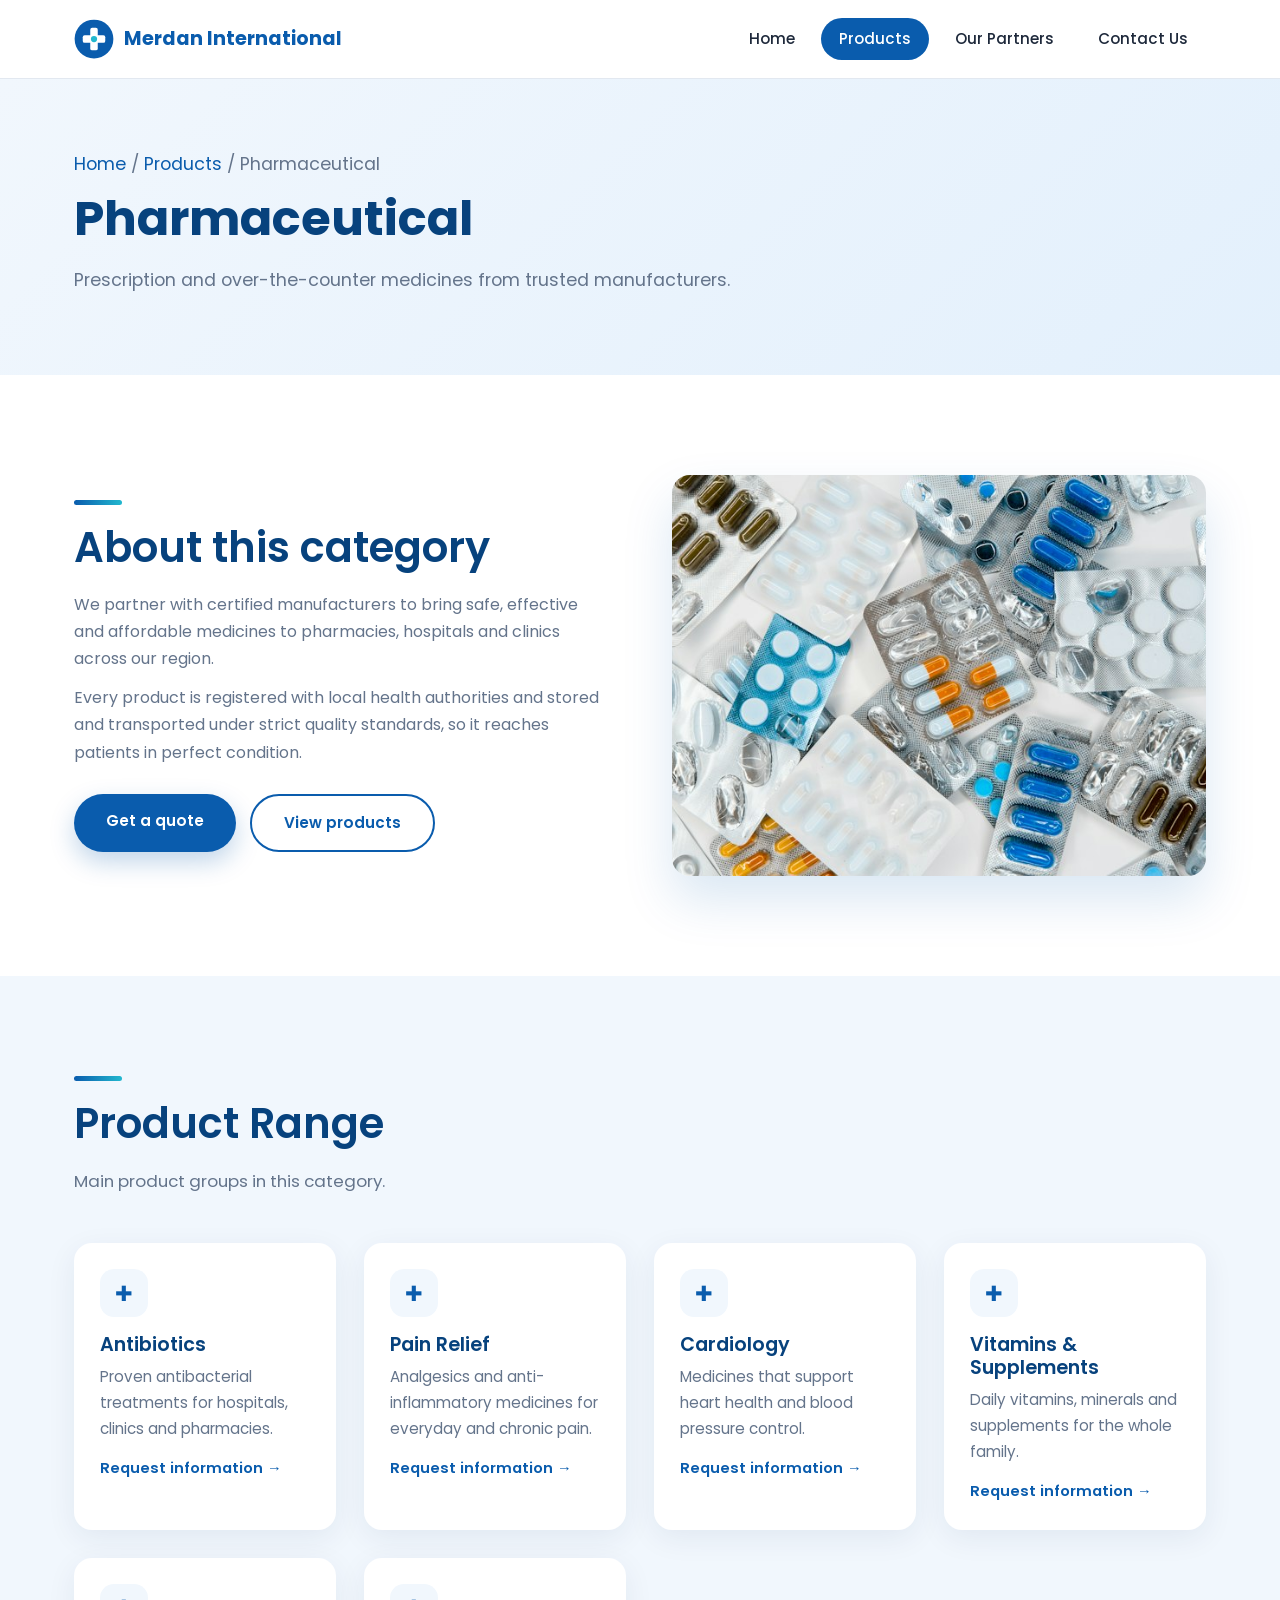
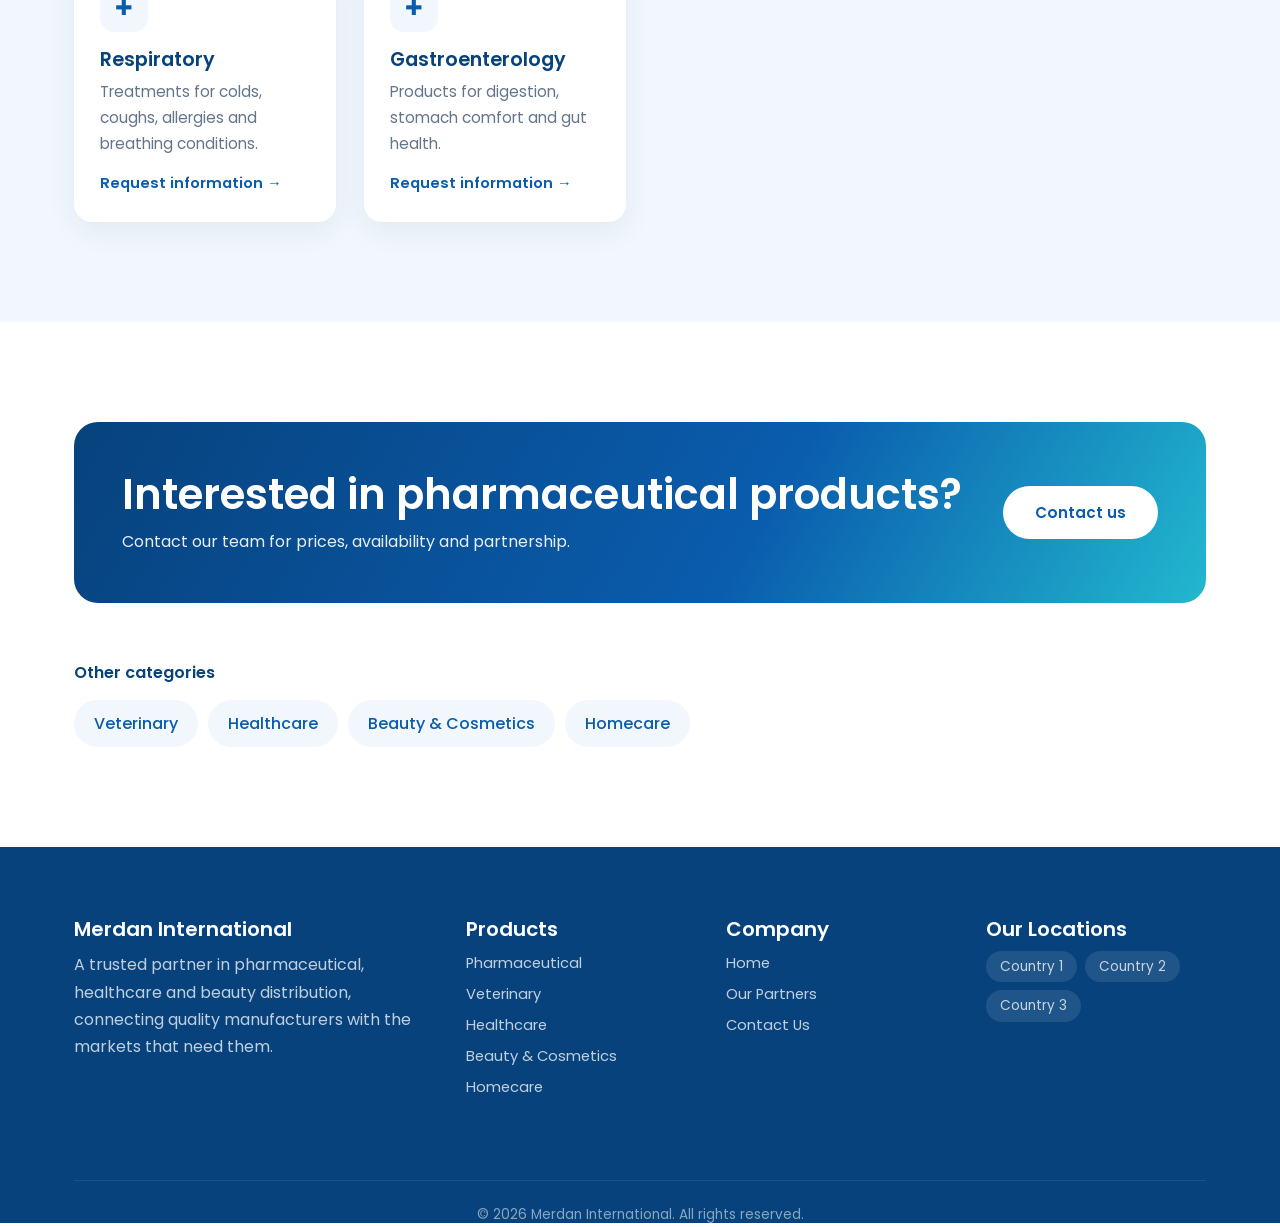
<file: pharmaceutical.html>
<!DOCTYPE html>
<html lang="en">
<head>
  <meta charset="UTF-8">
  <meta name="viewport" content="width=device-width, initial-scale=1.0">
  <title>Pharmaceutical Products &amp; Medicines in Turkmenistan | Merdan International</title>
  <meta name="description" content="Prescription and over-the-counter medicines for pharmacies, hospitals and clinics in Turkmenistan: antibiotics, cardiology, vitamins and more.">
  <link rel="canonical" href="https://www.merdan-international.com/pharmaceutical.html">
  <meta property="og:type" content="website">
  <meta property="og:site_name" content="Merdan International">
  <meta property="og:title" content="Pharmaceutical Products &amp; Medicines in Turkmenistan | Merdan International">
  <meta property="og:description" content="Prescription and over-the-counter medicines for pharmacies, hospitals and clinics in Turkmenistan: antibiotics, cardiology, vitamins and more.">
  <meta property="og:url" content="https://www.merdan-international.com/pharmaceutical.html">
  <meta property="og:image" content="https://www.merdan-international.com/images/hero.jpg">
  <link rel="icon" href="images/logo.svg" type="image/svg+xml">
  <link rel="preconnect" href="https://fonts.googleapis.com">
  <link rel="preconnect" href="https://fonts.gstatic.com" crossorigin>
  <link href="https://fonts.googleapis.com/css2?family=Poppins:ital,wght@0,400;0,500;0,600;0,700;1,400&display=swap" rel="stylesheet">
  <link rel="stylesheet" href="css/style.css">
</head>
<body>
  <header>
    <div class="container nav">
      <a href="index.html" class="logo"><img src="images/logo.svg" alt="Merdan International logo" width="40" height="40"> Merdan International</a>
      <button class="burger" aria-label="Open menu" aria-expanded="false" aria-controls="menu">&#9776;</button>
      <ul class="menu" id="menu">
        <li><a href="index.html">Home</a></li>
        <li><a href="pharmaceuticals.html">Products</a></li>
        <li><a href="partners.html">Our Partners</a></li>
        <li><a href="contact.html">Contact Us</a></li>
      </ul>
    </div>
  </header>

  <div class="hero page-hero no-img">
    <div class="container">
      <p class="crumbs"><a href="index.html">Home</a> / <a href="pharmaceuticals.html">Products</a> / Pharmaceutical</p>
      <h1>Pharmaceutical</h1>
      <p>Prescription and over-the-counter medicines from trusted manufacturers.</p>
    </div>
  </div>

  <section>
    <div class="container split">
      <div>
        <h2>About this category</h2>
        <p>We partner with certified manufacturers to bring safe, effective and affordable medicines to pharmacies, hospitals and clinics across our region.</p>
        <p style="margin-top:12px">Every product is registered with local health authorities and stored and transported under strict quality standards, so it reaches patients in perfect condition.</p>
        <div class="actions">
          <a href="contact.html?product=Pharmaceutical" class="btn">Get a quote</a>
          <a href="#products" class="btn btn-outline">View products</a>
        </div>
      </div>
      <img src="images/product1.jpg" alt="Pharmaceutical">
    </div>
  </section>

  <section class="alt" id="products">
    <div class="container">
      <h2>Product Range</h2>
      <p class="lead">Main product groups in this category.</p>
      <div class="grid">
        <div class="card product">
          <div class="body">
            <span class="icon">&#10010;</span>
            <h3>Antibiotics</h3>
            <p>Proven antibacterial treatments for hospitals, clinics and pharmacies.</p>
            <a class="link" href="contact.html?product=Pharmaceutical%20-%20Antibiotics">Request information &rarr;</a>
          </div>
        </div>
        <div class="card product">
          <div class="body">
            <span class="icon">&#10010;</span>
            <h3>Pain Relief</h3>
            <p>Analgesics and anti-inflammatory medicines for everyday and chronic pain.</p>
            <a class="link" href="contact.html?product=Pharmaceutical%20-%20Pain%20Relief">Request information &rarr;</a>
          </div>
        </div>
        <div class="card product">
          <div class="body">
            <span class="icon">&#10010;</span>
            <h3>Cardiology</h3>
            <p>Medicines that support heart health and blood pressure control.</p>
            <a class="link" href="contact.html?product=Pharmaceutical%20-%20Cardiology">Request information &rarr;</a>
          </div>
        </div>
        <div class="card product">
          <div class="body">
            <span class="icon">&#10010;</span>
            <h3>Vitamins &amp; Supplements</h3>
            <p>Daily vitamins, minerals and supplements for the whole family.</p>
            <a class="link" href="contact.html?product=Pharmaceutical%20-%20Vitamins%20%26%20Supplements">Request information &rarr;</a>
          </div>
        </div>
        <div class="card product">
          <div class="body">
            <span class="icon">&#10010;</span>
            <h3>Respiratory</h3>
            <p>Treatments for colds, coughs, allergies and breathing conditions.</p>
            <a class="link" href="contact.html?product=Pharmaceutical%20-%20Respiratory">Request information &rarr;</a>
          </div>
        </div>
        <div class="card product">
          <div class="body">
            <span class="icon">&#10010;</span>
            <h3>Gastroenterology</h3>
            <p>Products for digestion, stomach comfort and gut health.</p>
            <a class="link" href="contact.html?product=Pharmaceutical%20-%20Gastroenterology">Request information &rarr;</a>
          </div>
        </div>
      </div>
    </div>
  </section>

  <section>
    <div class="container">
      <div class="cta">
        <div>
          <h2>Interested in pharmaceutical products?</h2>
          <p>Contact our team for prices, availability and partnership.</p>
        </div>
        <a href="contact.html?product=Pharmaceutical" class="btn btn-light">Contact us</a>
      </div>
      <p class="others-title">Other categories</p>
      <div class="chips">
        <a class="chip" href="veterinary.html">Veterinary</a>
        <a class="chip" href="healthcare.html">Healthcare</a>
        <a class="chip" href="cosmetics.html">Beauty &amp; Cosmetics</a>
        <a class="chip" href="homecare.html">Homecare</a>
      </div>
    </div>
  </section>

  <footer>
    <div class="container">
      <div class="footer-grid">
        <div><h3>Merdan International</h3><p>A trusted partner in pharmaceutical, healthcare and beauty distribution, connecting quality manufacturers with the markets that need them.</p></div>
        <div>
          <h3>Products</h3>
          <nav class="footer-links">
            <a href="pharmaceutical.html">Pharmaceutical</a>
            <a href="veterinary.html">Veterinary</a>
            <a href="healthcare.html">Healthcare</a>
            <a href="cosmetics.html">Beauty &amp; Cosmetics</a>
            <a href="homecare.html">Homecare</a>
          </nav>
        </div>
        <div>
          <h3>Company</h3>
          <nav class="footer-links">
            <a href="index.html">Home</a>
            <a href="partners.html">Our Partners</a>
            <a href="contact.html">Contact Us</a>
          </nav>
        </div>
        <div><h3>Our Locations</h3><ul><li>Country 1</li><li>Country 2</li><li>Country 3</li></ul></div>
      </div>
      <p class="copy">&copy; <span id="year"></span> Merdan International. All rights reserved.</p>
    </div>
  </footer>
  <script src="js/main.js"></script>
</body>
</html>
</file>
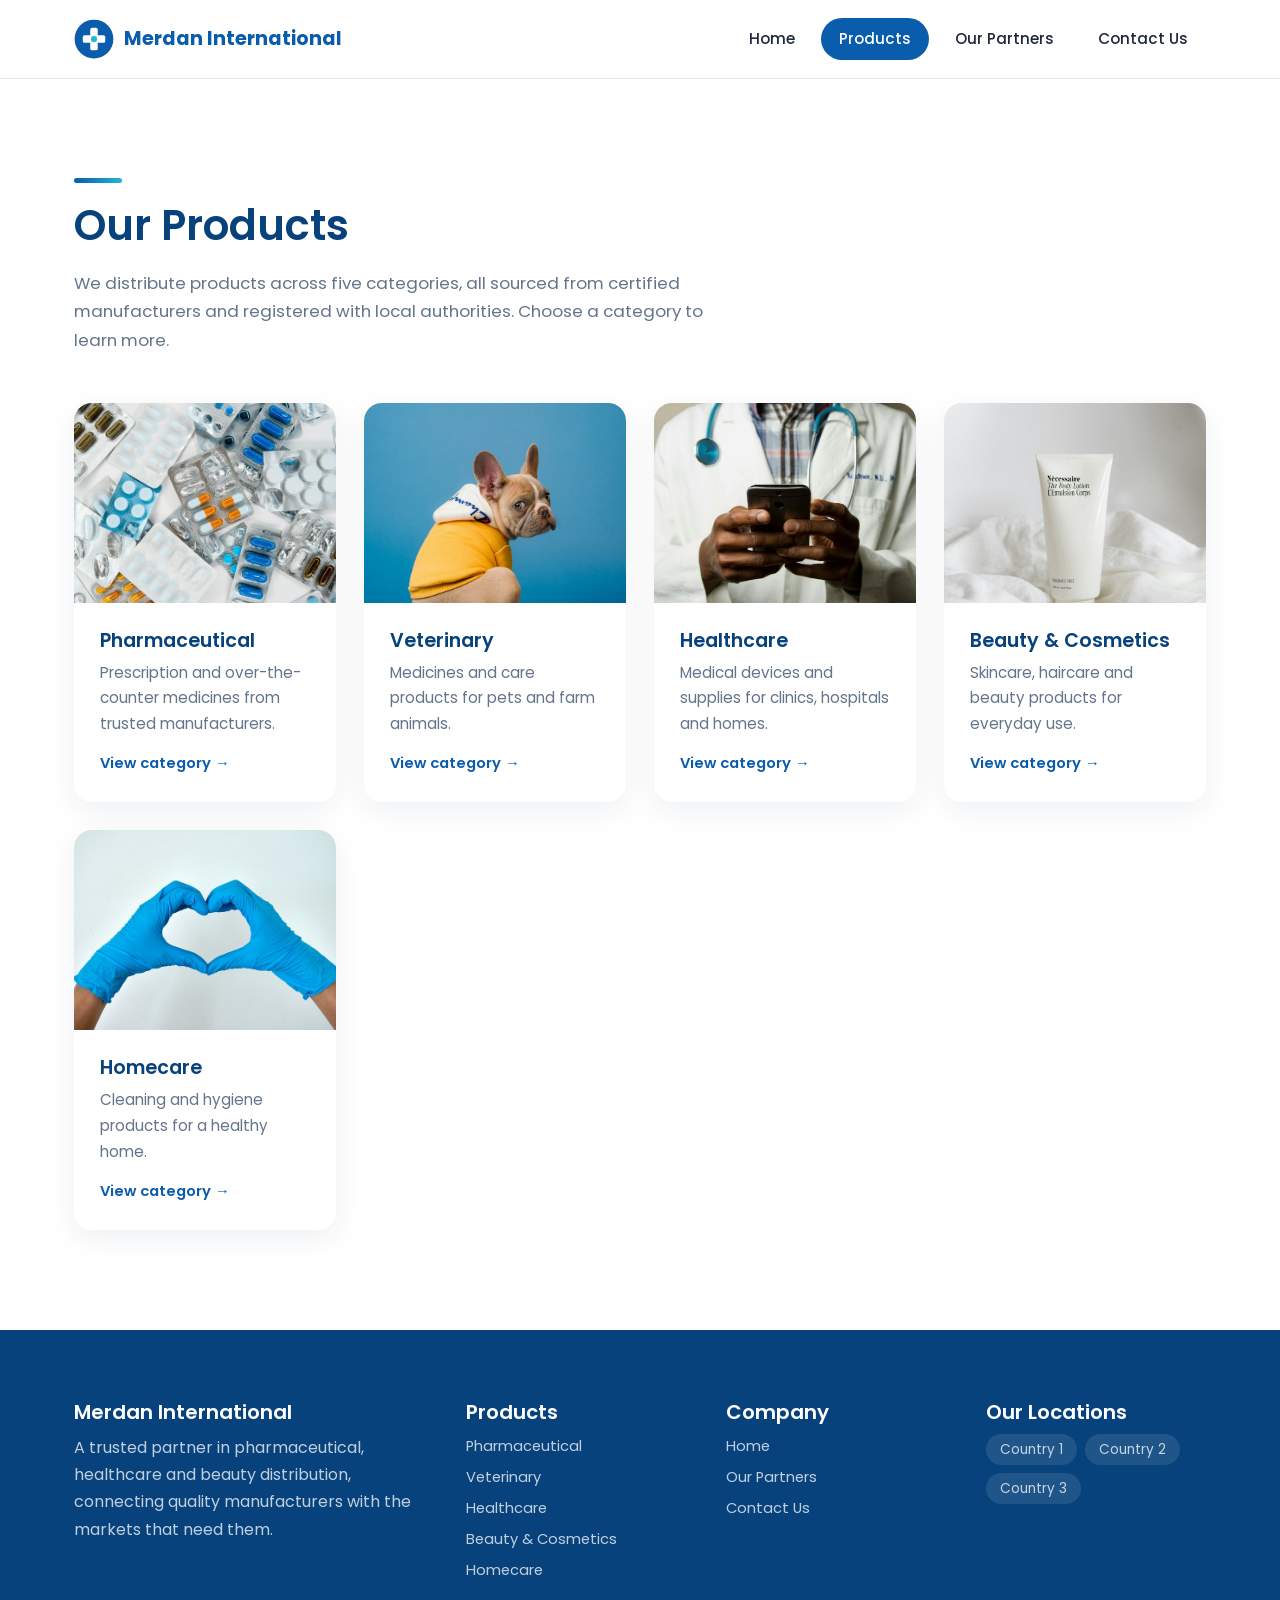
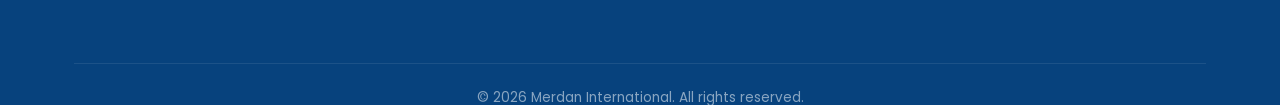
<file: pharmaceuticals.html>
<!DOCTYPE html>
<html lang="en">
<head>
  <meta charset="UTF-8">
  <meta name="viewport" content="width=device-width, initial-scale=1.0">
  <title>Products | Medicines, Healthcare &amp; Cosmetics in Turkmenistan | Merdan International</title>
  <meta name="description" content="Pharmaceutical, veterinary, healthcare, cosmetics and homecare products distributed in Turkmenistan by Merdan International.">
  <link rel="canonical" href="https://www.merdan-international.com/pharmaceuticals.html">
  <meta property="og:type" content="website">
  <meta property="og:site_name" content="Merdan International">
  <meta property="og:title" content="Products | Medicines, Healthcare &amp; Cosmetics in Turkmenistan | Merdan International">
  <meta property="og:description" content="Pharmaceutical, veterinary, healthcare, cosmetics and homecare products distributed in Turkmenistan by Merdan International.">
  <meta property="og:url" content="https://www.merdan-international.com/pharmaceuticals.html">
  <meta property="og:image" content="https://www.merdan-international.com/images/hero.jpg">
  <link rel="icon" href="images/logo.svg" type="image/svg+xml">
  <link rel="preconnect" href="https://fonts.googleapis.com">
  <link rel="preconnect" href="https://fonts.gstatic.com" crossorigin>
  <link href="https://fonts.googleapis.com/css2?family=Poppins:ital,wght@0,400;0,500;0,600;0,700;1,400&display=swap" rel="stylesheet">
  <link rel="stylesheet" href="css/style.css">
</head>
<body>
  <header>
    <div class="container nav">
      <a href="index.html" class="logo"><img src="images/logo.svg" alt="Merdan International logo" width="40" height="40"> Merdan International</a>
      <button class="burger" aria-label="Open menu" aria-expanded="false" aria-controls="menu">&#9776;</button>
      <ul class="menu" id="menu">
        <li><a href="index.html">Home</a></li>
        <li><a href="pharmaceuticals.html">Products</a></li>
        <li><a href="partners.html">Our Partners</a></li>
        <li><a href="contact.html">Contact Us</a></li>
      </ul>
    </div>
  </header>

  <h1 class="sr-only">Our Products</h1>

  <section>
    <div class="container">
      <h2>Our Products</h2>
      <p class="lead">We distribute products across five categories, all sourced from certified manufacturers and registered with local authorities. Choose a category to learn more.</p>
      <div class="grid">
        <a class="card" href="pharmaceutical.html"><img src="images/product1.jpg" alt=""><div class="body"><h3>Pharmaceutical</h3><p>Prescription and over-the-counter medicines from trusted manufacturers.</p><span class="link">View category &rarr;</span></div></a>
        <a class="card" href="veterinary.html"><img src="images/product2.jpg" alt=""><div class="body"><h3>Veterinary</h3><p>Medicines and care products for pets and farm animals.</p><span class="link">View category &rarr;</span></div></a>
        <a class="card" href="healthcare.html"><img src="images/product3.jpg" alt=""><div class="body"><h3>Healthcare</h3><p>Medical devices and supplies for clinics, hospitals and homes.</p><span class="link">View category &rarr;</span></div></a>
        <a class="card" href="cosmetics.html"><img src="images/product4.jpg" alt=""><div class="body"><h3>Beauty &amp; Cosmetics</h3><p>Skincare, haircare and beauty products for everyday use.</p><span class="link">View category &rarr;</span></div></a>
        <a class="card" href="homecare.html"><img src="images/product5.jpg" alt=""><div class="body"><h3>Homecare</h3><p>Cleaning and hygiene products for a healthy home.</p><span class="link">View category &rarr;</span></div></a>
      </div>
    </div>
  </section>

  <footer>
    <div class="container">
      <div class="footer-grid">
        <div><h3>Merdan International</h3><p>A trusted partner in pharmaceutical, healthcare and beauty distribution, connecting quality manufacturers with the markets that need them.</p></div>
        <div>
          <h3>Products</h3>
          <nav class="footer-links">
            <a href="pharmaceutical.html">Pharmaceutical</a>
            <a href="veterinary.html">Veterinary</a>
            <a href="healthcare.html">Healthcare</a>
            <a href="cosmetics.html">Beauty &amp; Cosmetics</a>
            <a href="homecare.html">Homecare</a>
          </nav>
        </div>
        <div>
          <h3>Company</h3>
          <nav class="footer-links">
            <a href="index.html">Home</a>
            <a href="partners.html">Our Partners</a>
            <a href="contact.html">Contact Us</a>
          </nav>
        </div>
        <div><h3>Our Locations</h3><ul><li>Country 1</li><li>Country 2</li><li>Country 3</li></ul></div>
      </div>
      <p class="copy">&copy; <span id="year"></span> Merdan International. All rights reserved.</p>
    </div>
  </footer>
  <script src="js/main.js"></script>
</body>
</html>
</file>
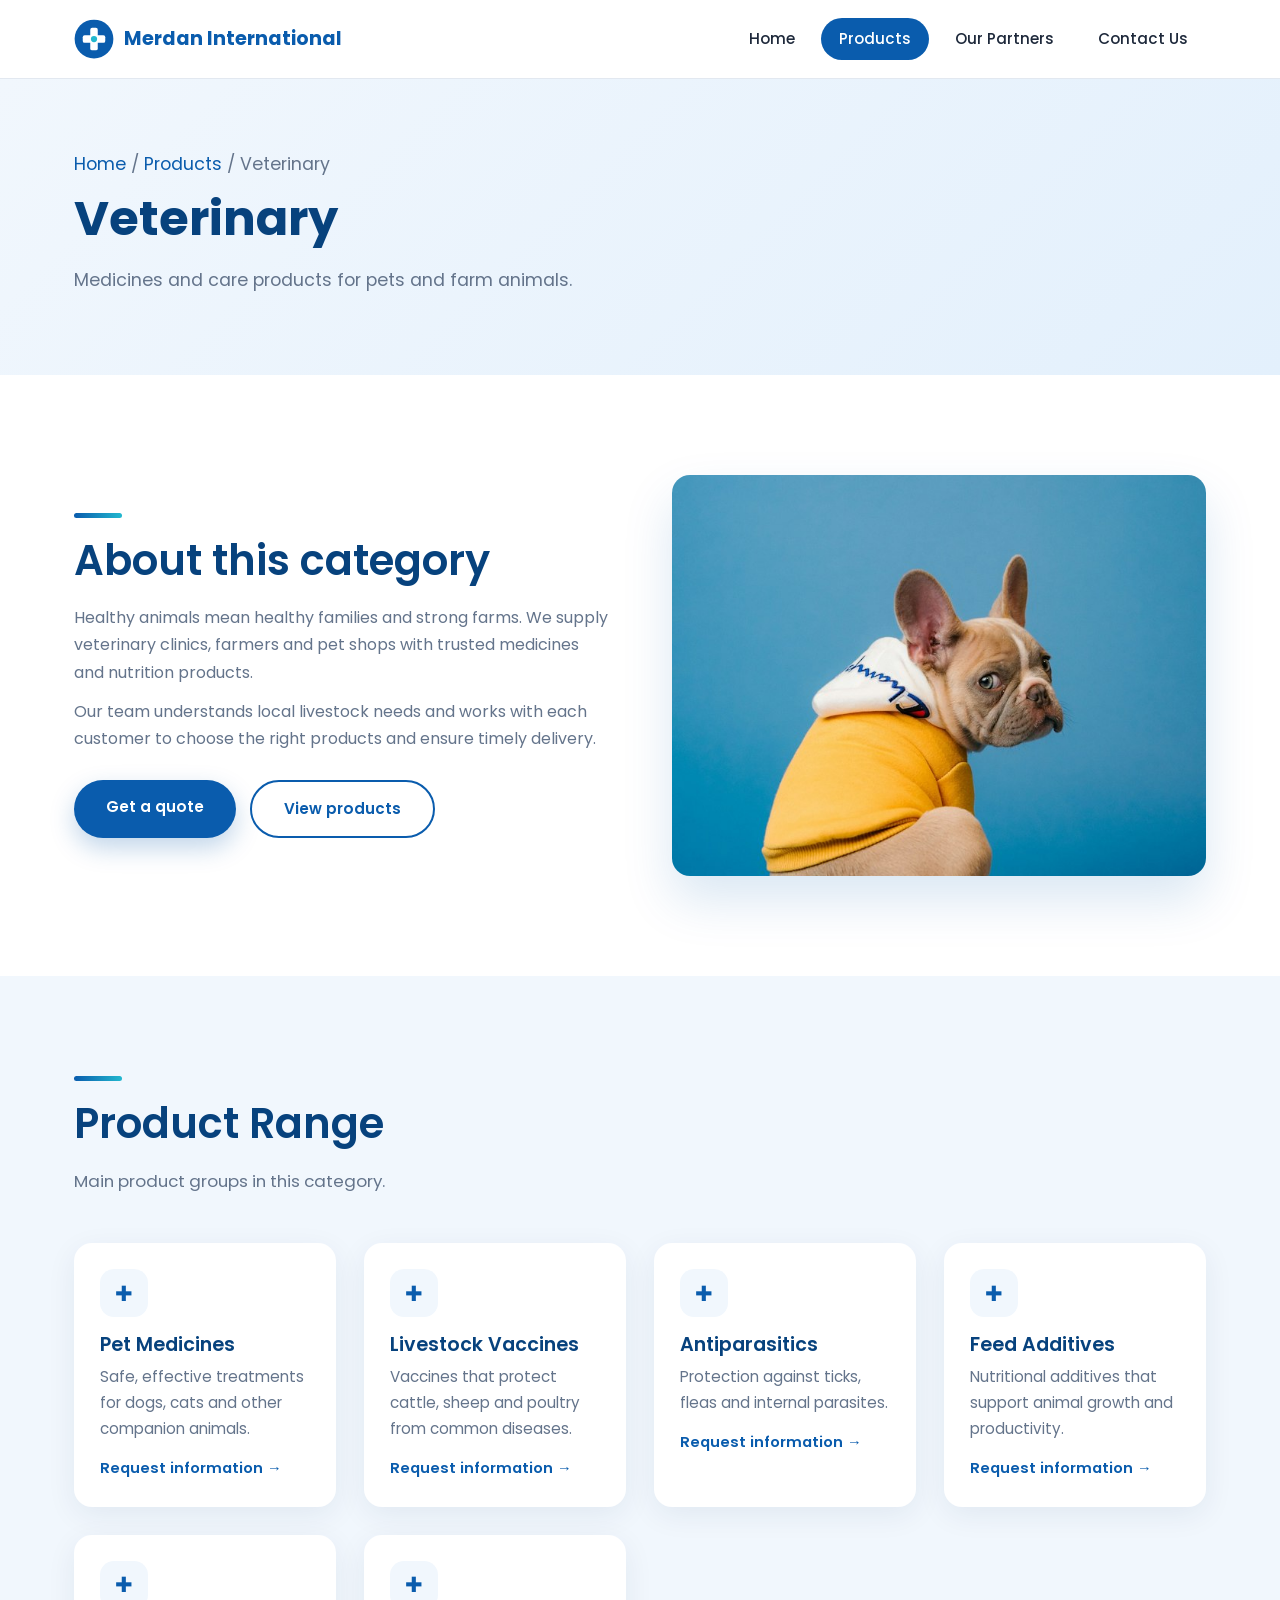
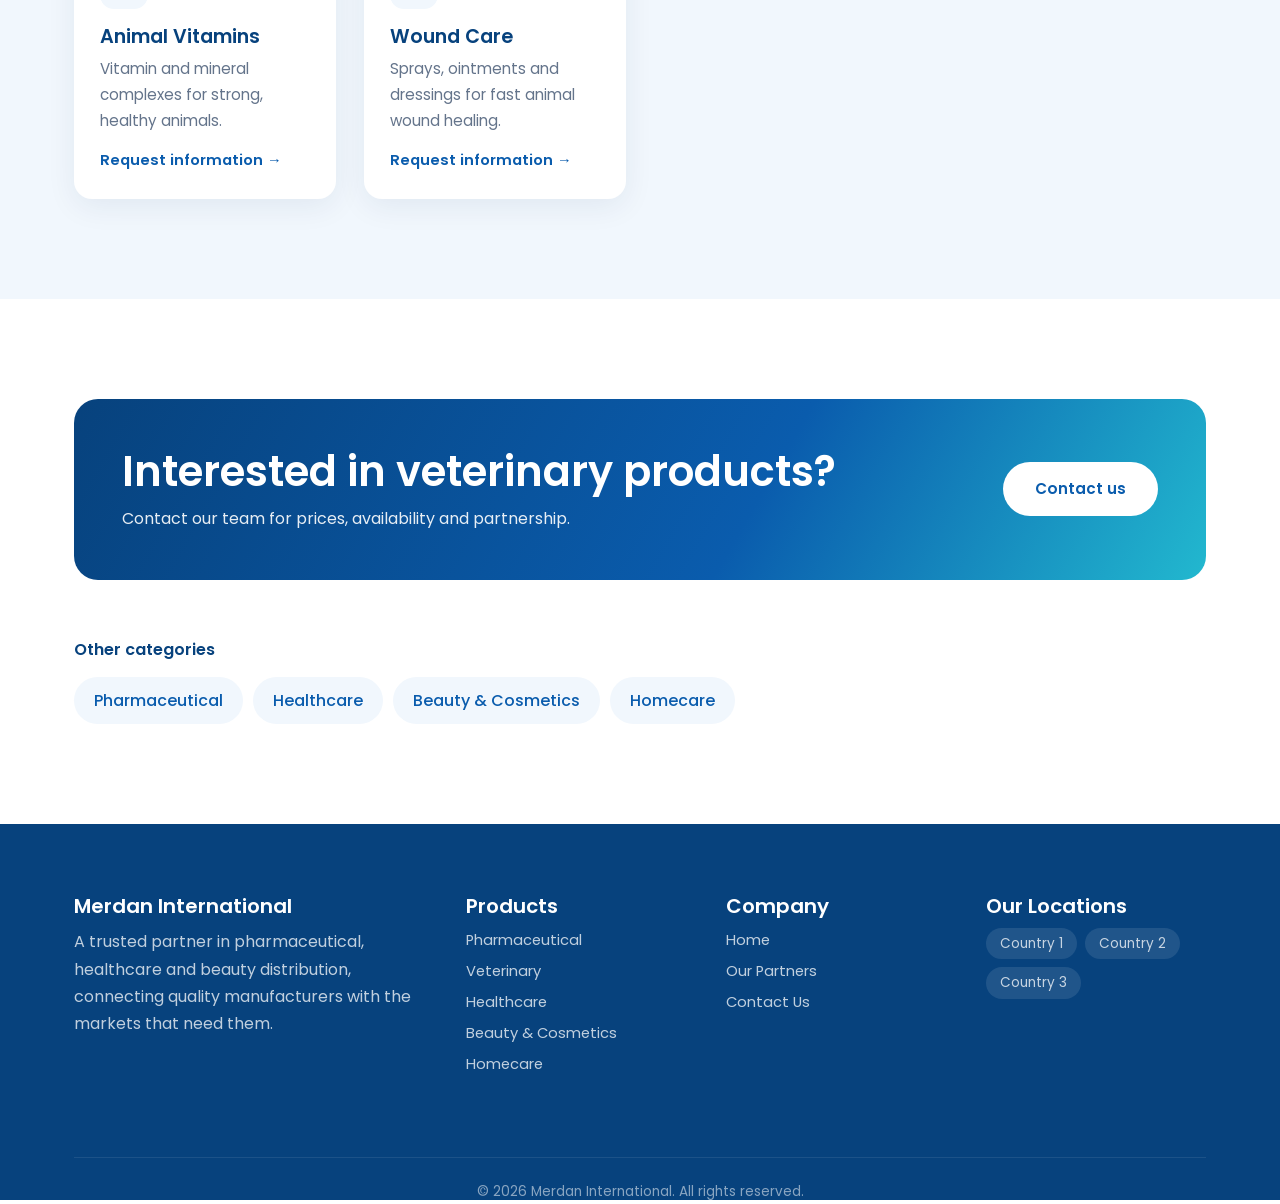
<file: veterinary.html>
<!DOCTYPE html>
<html lang="en">
<head>
  <meta charset="UTF-8">
  <meta name="viewport" content="width=device-width, initial-scale=1.0">
  <title>Veterinary Medicines in Turkmenistan | Merdan International</title>
  <meta name="description" content="Veterinary medicines, livestock vaccines, antiparasitics and feed additives for clinics and farms in Turkmenistan.">
  <link rel="canonical" href="https://www.merdan-international.com/veterinary.html">
  <meta property="og:type" content="website">
  <meta property="og:site_name" content="Merdan International">
  <meta property="og:title" content="Veterinary Medicines in Turkmenistan | Merdan International">
  <meta property="og:description" content="Veterinary medicines, livestock vaccines, antiparasitics and feed additives for clinics and farms in Turkmenistan.">
  <meta property="og:url" content="https://www.merdan-international.com/veterinary.html">
  <meta property="og:image" content="https://www.merdan-international.com/images/hero.jpg">
  <link rel="icon" href="images/logo.svg" type="image/svg+xml">
  <link rel="preconnect" href="https://fonts.googleapis.com">
  <link rel="preconnect" href="https://fonts.gstatic.com" crossorigin>
  <link href="https://fonts.googleapis.com/css2?family=Poppins:ital,wght@0,400;0,500;0,600;0,700;1,400&display=swap" rel="stylesheet">
  <link rel="stylesheet" href="css/style.css">
</head>
<body>
  <header>
    <div class="container nav">
      <a href="index.html" class="logo"><img src="images/logo.svg" alt="Merdan International logo" width="40" height="40"> Merdan International</a>
      <button class="burger" aria-label="Open menu" aria-expanded="false" aria-controls="menu">&#9776;</button>
      <ul class="menu" id="menu">
        <li><a href="index.html">Home</a></li>
        <li><a href="pharmaceuticals.html">Products</a></li>
        <li><a href="partners.html">Our Partners</a></li>
        <li><a href="contact.html">Contact Us</a></li>
      </ul>
    </div>
  </header>

  <div class="hero page-hero no-img">
    <div class="container">
      <p class="crumbs"><a href="index.html">Home</a> / <a href="pharmaceuticals.html">Products</a> / Veterinary</p>
      <h1>Veterinary</h1>
      <p>Medicines and care products for pets and farm animals.</p>
    </div>
  </div>

  <section>
    <div class="container split">
      <div>
        <h2>About this category</h2>
        <p>Healthy animals mean healthy families and strong farms. We supply veterinary clinics, farmers and pet shops with trusted medicines and nutrition products.</p>
        <p style="margin-top:12px">Our team understands local livestock needs and works with each customer to choose the right products and ensure timely delivery.</p>
        <div class="actions">
          <a href="contact.html?product=Veterinary" class="btn">Get a quote</a>
          <a href="#products" class="btn btn-outline">View products</a>
        </div>
      </div>
      <img src="images/product2.jpg" alt="Veterinary">
    </div>
  </section>

  <section class="alt" id="products">
    <div class="container">
      <h2>Product Range</h2>
      <p class="lead">Main product groups in this category.</p>
      <div class="grid">
        <div class="card product">
          <div class="body">
            <span class="icon">&#10010;</span>
            <h3>Pet Medicines</h3>
            <p>Safe, effective treatments for dogs, cats and other companion animals.</p>
            <a class="link" href="contact.html?product=Veterinary%20-%20Pet%20Medicines">Request information &rarr;</a>
          </div>
        </div>
        <div class="card product">
          <div class="body">
            <span class="icon">&#10010;</span>
            <h3>Livestock Vaccines</h3>
            <p>Vaccines that protect cattle, sheep and poultry from common diseases.</p>
            <a class="link" href="contact.html?product=Veterinary%20-%20Livestock%20Vaccines">Request information &rarr;</a>
          </div>
        </div>
        <div class="card product">
          <div class="body">
            <span class="icon">&#10010;</span>
            <h3>Antiparasitics</h3>
            <p>Protection against ticks, fleas and internal parasites.</p>
            <a class="link" href="contact.html?product=Veterinary%20-%20Antiparasitics">Request information &rarr;</a>
          </div>
        </div>
        <div class="card product">
          <div class="body">
            <span class="icon">&#10010;</span>
            <h3>Feed Additives</h3>
            <p>Nutritional additives that support animal growth and productivity.</p>
            <a class="link" href="contact.html?product=Veterinary%20-%20Feed%20Additives">Request information &rarr;</a>
          </div>
        </div>
        <div class="card product">
          <div class="body">
            <span class="icon">&#10010;</span>
            <h3>Animal Vitamins</h3>
            <p>Vitamin and mineral complexes for strong, healthy animals.</p>
            <a class="link" href="contact.html?product=Veterinary%20-%20Animal%20Vitamins">Request information &rarr;</a>
          </div>
        </div>
        <div class="card product">
          <div class="body">
            <span class="icon">&#10010;</span>
            <h3>Wound Care</h3>
            <p>Sprays, ointments and dressings for fast animal wound healing.</p>
            <a class="link" href="contact.html?product=Veterinary%20-%20Wound%20Care">Request information &rarr;</a>
          </div>
        </div>
      </div>
    </div>
  </section>

  <section>
    <div class="container">
      <div class="cta">
        <div>
          <h2>Interested in veterinary products?</h2>
          <p>Contact our team for prices, availability and partnership.</p>
        </div>
        <a href="contact.html?product=Veterinary" class="btn btn-light">Contact us</a>
      </div>
      <p class="others-title">Other categories</p>
      <div class="chips">
        <a class="chip" href="pharmaceutical.html">Pharmaceutical</a>
        <a class="chip" href="healthcare.html">Healthcare</a>
        <a class="chip" href="cosmetics.html">Beauty &amp; Cosmetics</a>
        <a class="chip" href="homecare.html">Homecare</a>
      </div>
    </div>
  </section>

  <footer>
    <div class="container">
      <div class="footer-grid">
        <div><h3>Merdan International</h3><p>A trusted partner in pharmaceutical, healthcare and beauty distribution, connecting quality manufacturers with the markets that need them.</p></div>
        <div>
          <h3>Products</h3>
          <nav class="footer-links">
            <a href="pharmaceutical.html">Pharmaceutical</a>
            <a href="veterinary.html">Veterinary</a>
            <a href="healthcare.html">Healthcare</a>
            <a href="cosmetics.html">Beauty &amp; Cosmetics</a>
            <a href="homecare.html">Homecare</a>
          </nav>
        </div>
        <div>
          <h3>Company</h3>
          <nav class="footer-links">
            <a href="index.html">Home</a>
            <a href="partners.html">Our Partners</a>
            <a href="contact.html">Contact Us</a>
          </nav>
        </div>
        <div><h3>Our Locations</h3><ul><li>Country 1</li><li>Country 2</li><li>Country 3</li></ul></div>
      </div>
      <p class="copy">&copy; <span id="year"></span> Merdan International. All rights reserved.</p>
    </div>
  </footer>
  <script src="js/main.js"></script>
</body>
</html>
</file>
<file: css/style.css>
:root {
  --primary: #0a5cad;
  --primary-dark: #07427d;
  --accent: #22b8cf;
  --text: #1e293b;
  --muted: #64748b;
  --bg: #ffffff;
  --bg-alt: #f1f7fd;
  --line: #e2e8f0;
  --radius: 18px;
  --font: "Poppins", "Segoe UI", Arial, sans-serif;
}

* { box-sizing: border-box; margin: 0; padding: 0; }
html { scroll-behavior: smooth; }
body { font-family: var(--font); font-size: 16px; color: var(--text); background: var(--bg); line-height: 1.7; -webkit-font-smoothing: antialiased; }
img { max-width: 100%; height: auto; display: block; }
a { color: inherit; text-decoration: none; }
.container { width: 100%; max-width: 1180px; margin: 0 auto; padding: 0 24px; }
h1, h2, h3 { font-weight: 600; line-height: 1.2; }

/* Header */
header { background: rgba(255,255,255,.95); backdrop-filter: blur(8px); box-shadow: 0 1px 0 var(--line); position: sticky; top: 0; z-index: 10; }
.nav { display: flex; align-items: center; justify-content: space-between; height: 78px; }
.logo { display: flex; align-items: center; gap: 10px; font-size: 1.2rem; font-weight: 700; color: var(--primary); }
.logo img { height: 40px; width: 40px; }
.menu { display: flex; gap: 8px; list-style: none; }
.menu a { display: block; padding: 8px 18px; border-radius: 999px; font-size: .95rem; font-weight: 500; transition: .25s; }
.menu a:hover { color: var(--primary); background: var(--bg-alt); }
.menu a.active { color: #fff; background: var(--primary); }
.burger { display: none; background: none; border: 0; font-size: 1.7rem; cursor: pointer; color: var(--primary); }

/* Hero: text left, photo right */
.hero { position: relative; min-height: 78vh; display: flex; align-items: center; overflow: hidden;
  background: linear-gradient(135deg, #f1f7fd 0%, #e3f0fc 100%); }
.hero::after { content: ""; position: absolute; top: 48px; bottom: 48px; right: 24px; width: 46%;
  border-radius: 32px; background: url("../images/hero.jpg") center/cover no-repeat; box-shadow: 0 30px 60px rgba(10,92,173,.18); }
.hero .container > * { max-width: 50%; }
.hero h1 { font-size: clamp(2.4rem, 5vw, 3.8rem); font-weight: 700; color: var(--primary-dark); }
.hero p { font-size: 1.1rem; color: var(--muted); margin: 18px 0 8px; }
.hero .slogan { display: inline-block; margin-top: 16px; padding: 8px 20px; border-radius: 999px; background: #fff; color: var(--primary); font-weight: 600; font-size: 1rem; box-shadow: 0 6px 20px rgba(10,92,173,.1); }
.page-hero { min-height: 40vh; }
.page-hero::after { top: 32px; bottom: 32px; }

/* Sections */
section { padding: 100px 0; }
section.alt { background: var(--bg-alt); }
h2 { font-size: clamp(1.9rem, 3.5vw, 2.6rem); color: var(--primary-dark); margin-bottom: 18px; }
h2::before { content: ""; display: block; width: 48px; height: 5px; border-radius: 5px; background: linear-gradient(90deg, var(--primary), var(--accent)); margin-bottom: 18px; }
.lead { color: var(--muted); max-width: 640px; margin-bottom: 48px; font-size: 1.05rem; }
.split { display: grid; grid-template-columns: 1fr 1fr; gap: 64px; align-items: center; }
.split > img { width: 100%; aspect-ratio: 4/3; object-fit: cover; border-radius: var(--radius); box-shadow: 0 24px 50px rgba(10,92,173,.15); }
.split p { color: var(--muted); }
blockquote { margin: 28px 0; padding: 22px 26px; border-radius: var(--radius); background: var(--bg-alt); color: var(--text); font-style: italic; border-left: 5px solid var(--accent); }
blockquote cite { display: block; margin-top: 10px; font-style: normal; font-weight: 600; font-size: .9rem; color: var(--primary); }
.btn { display: inline-block; background: var(--primary); color: #fff; padding: 14px 32px; border: 0; border-radius: 999px; font-family: var(--font); font-size: .95rem; font-weight: 600; cursor: pointer; box-shadow: 0 10px 24px rgba(10,92,173,.25); transition: .25s; }
.btn:hover { background: var(--primary-dark); transform: translateY(-2px); }

/* Cards */
.grid { display: grid; grid-template-columns: repeat(auto-fit, minmax(250px, 1fr)); gap: 28px; }
.card { background: #fff; border-radius: var(--radius); overflow: hidden; box-shadow: 0 8px 30px rgba(15,40,80,.07); transition: transform .3s, box-shadow .3s; }
.card:hover { transform: translateY(-6px); box-shadow: 0 18px 40px rgba(10,92,173,.14); }
.card img { width: 100%; height: 200px; object-fit: cover; }
.card .body { padding: 26px; }
.card h3 { font-size: 1.2rem; color: var(--primary-dark); margin-bottom: 8px; }
.card p { color: var(--muted); font-size: .95rem; }
.partner { display: flex; align-items: center; justify-content: center; height: 140px; background: #fff; border-radius: var(--radius); box-shadow: 0 8px 30px rgba(15,40,80,.07); padding: 24px; transition: .3s; }
.partner:hover { transform: translateY(-4px); }
.partner img { max-height: 56px; filter: grayscale(1); opacity: .7; transition: .3s; }
.partner:hover img { filter: none; opacity: 1; }

/* Contact */
form { display: grid; gap: 16px; background: #fff; padding: 36px; border-radius: var(--radius); box-shadow: 0 12px 40px rgba(15,40,80,.08); }
input, textarea { width: 100%; padding: 14px 18px; border: 1px solid var(--line); border-radius: 12px; background: var(--bg-alt); font: inherit; color: var(--text); transition: .25s; }
input:focus, textarea:focus { outline: none; border-color: var(--primary); background: #fff; box-shadow: 0 0 0 4px rgba(10,92,173,.1); }
textarea { min-height: 140px; resize: vertical; }
.info p { margin-bottom: 16px; color: var(--muted); }
.info strong { display: block; color: var(--primary-dark); }
.info a { color: var(--primary); font-weight: 500; }
.info a:hover { text-decoration: underline; }
.page-hero h1 { font-size: clamp(2rem, 4vw, 3rem); }

/* Footer */
footer { background: var(--primary-dark); color: rgba(255,255,255,.75); padding: 70px 0 28px; }
.footer-grid { display: grid; grid-template-columns: 2fr 1fr; gap: 40px; }
footer h3 { color: #fff; font-size: 1.25rem; margin-bottom: 10px; }
footer ul { list-style: none; display: flex; flex-wrap: wrap; gap: 8px; }
footer li { padding: 4px 14px; border-radius: 999px; background: rgba(255,255,255,.1); font-size: .85rem; }
footer .copy { border-top: 1px solid rgba(255,255,255,.12); margin-top: 48px; padding-top: 22px; font-size: .85rem; text-align: center; opacity: .7; }

/* Mobile */
@media (max-width: 860px) {
  .burger { display: block; }
  .menu { display: none; position: absolute; top: 78px; left: 0; right: 0; background: #fff; flex-direction: column; gap: 4px; padding: 12px 16px; box-shadow: 0 12px 24px rgba(15,40,80,.08); }
  .menu.open { display: flex; }
  .hero { flex-direction: column; align-items: stretch; padding: 48px 0 0; }
  .hero .container > * { max-width: 100%; }
  .hero::after { position: relative; display: block; inset: auto; width: auto; height: 240px; margin: 32px 16px 32px; }
  .page-hero::after { display: none; }
  .page-hero { min-height: auto; padding: 56px 0; }
  .split, .footer-grid { grid-template-columns: 1fr; gap: 40px; }
  section { padding: 70px 0; }
  .container { padding: 0 16px; }
  form { padding: 24px; }
}

/* Buttons & links */
.actions { display: flex; flex-wrap: wrap; gap: 14px; margin-top: 28px; }
.btn-outline { background: transparent; color: var(--primary); border: 2px solid var(--primary); box-shadow: none; }
.btn-outline:hover { background: var(--primary); color: #fff; }
.btn-light { background: #fff; color: var(--primary); box-shadow: none; }
.btn-light:hover { background: var(--bg-alt); color: var(--primary-dark); }
.link { display: inline-block; margin-top: 14px; font-weight: 600; font-size: .92rem; color: var(--primary); transition: .25s; }
.card:hover .link, .link:hover { color: var(--accent); transform: translateX(4px); }
a.card { display: block; }

/* Category pages */
.crumbs { font-size: .9rem; margin: 0 0 10px !important; }
.crumbs a { color: var(--primary); }
.crumbs a:hover { text-decoration: underline; }
.product .icon { display: grid; place-items: center; width: 48px; height: 48px; margin-bottom: 16px; border-radius: 14px; background: var(--bg-alt); color: var(--primary); font-size: 1.3rem; }
.cta { display: flex; align-items: center; justify-content: space-between; gap: 24px; flex-wrap: wrap; padding: 48px; border-radius: 24px; color: #fff; background: linear-gradient(120deg, var(--primary-dark), var(--primary) 60%, var(--accent)); }
.cta h2 { color: #fff; margin-bottom: 8px; }
.cta h2::before { display: none; }
.cta p { opacity: .9; }
.others-title { margin: 56px 0 14px; font-weight: 600; color: var(--primary-dark); }
.chips { display: flex; flex-wrap: wrap; gap: 10px; }
.chip { padding: 10px 20px; border-radius: 999px; background: var(--bg-alt); color: var(--primary); font-weight: 500; transition: .25s; }
.chip:hover { background: var(--primary); color: #fff; }

/* Footer links */
.footer-grid { grid-template-columns: 1.6fr 1fr 1fr 1fr; }
.footer-links { display: flex; flex-direction: column; gap: 6px; font-size: .92rem; }
.footer-links a:hover { color: #fff; }

/* Form message */
.form-note { font-size: .9rem; color: var(--primary); display: none; }
.form-note.show { display: block; }

@media (max-width: 860px) {
  .footer-grid { grid-template-columns: 1fr 1fr; }
  .cta { padding: 32px 24px; }
}
@media (max-width: 520px) {
  .footer-grid { grid-template-columns: 1fr; }
}

/* Hidden heading for search engines and screen readers */
.sr-only { position: absolute; width: 1px; height: 1px; overflow: hidden; clip: rect(0 0 0 0); white-space: nowrap; }

/* ===== Scroll animations ===== */
.reveal { opacity: 0; transform: translateY(32px); transition: opacity .8s ease, transform .8s ease; }
.reveal.from-right { transform: translateX(40px); }
.reveal.visible { opacity: 1; transform: none; }

@media (max-width: 860px) {
}
@media (prefers-reduced-motion: reduce) {
  .reveal { transition: none !important; transform: none !important; }
  .reveal { opacity: 1; }
}

/* ===== Micro-animations ===== */
/* Header shrinks and gains a shadow after scrolling */
header, .nav { transition: height .3s ease, box-shadow .3s ease; }
header.scrolled { box-shadow: 0 6px 24px rgba(15,40,80,.08); }
header.scrolled .nav { height: 64px; }
@media (max-width: 860px) { header.scrolled .menu { top: 64px; } }

/* Scroll progress bar */
.progress { position: fixed; top: 0; left: 0; z-index: 20; height: 3px; width: 100%; transform-origin: 0 50%; transform: scaleX(0);
  background: linear-gradient(90deg, var(--primary), var(--accent)); }

/* Logo spins its cross on hover */
.logo img { transition: transform .6s cubic-bezier(.34,1.56,.64,1); }
.logo:hover img { transform: rotate(90deg) scale(1.08); }

/* Buttons: shine sweep + press */
.btn { position: relative; overflow: hidden; }
.btn::after { content: ""; position: absolute; top: 0; left: -75%; width: 50%; height: 100%;
  background: linear-gradient(120deg, transparent, rgba(255,255,255,.45), transparent); transform: skewX(-20deg); }
.btn:hover::after { left: 130%; transition: left .7s ease; }
.btn:active, .chip:active { transform: scale(.95); }
.btn-outline::after { background: linear-gradient(120deg, transparent, rgba(10,92,173,.18), transparent); }

/* Click ripple */
.ripple { position: absolute; border-radius: 50%; background: rgba(255,255,255,.5); transform: scale(0); animation: ripple .6s ease-out; pointer-events: none; }
.btn-outline .ripple, .chip .ripple { background: rgba(10,92,173,.2); }
@keyframes ripple { to { transform: scale(4); opacity: 0; } }

/* Arrow links nudge */
.link { transition: color .25s, transform .25s; }

/* Product icons bounce & fill on card hover */
.product .icon { transition: background .3s, color .3s, transform .4s cubic-bezier(.34,1.56,.64,1); }
.product:hover .icon { background: var(--primary); color: #fff; transform: rotate(90deg) scale(1.1); }

/* Card heading color shift */
.card h3 { transition: color .25s; }
.card:hover h3 { color: var(--primary); }

/* Underline grows under menu links on hover */
.menu a { position: relative; }
.menu a:not(.active)::after { content: ""; position: absolute; left: 18px; right: 18px; bottom: 4px; height: 2px; border-radius: 2px;
  background: var(--accent); transform: scaleX(0); transition: transform .3s ease; }
.menu a:not(.active):hover::after { transform: scaleX(1); }

/* Burger turns into X */
.burger { transition: transform .3s; }
.burger.open { transform: rotate(90deg) scale(.9); }

/* Mobile menu slides down */
@media (max-width: 860px) {
  .menu.open { animation: menuDown .3s ease; }
  .menu.open li { animation: fadeUp .4s ease both; }
  .menu.open li:nth-child(2) { animation-delay: .05s; }
  .menu.open li:nth-child(3) { animation-delay: .1s; }
  .menu.open li:nth-child(4) { animation-delay: .15s; }
}
@keyframes menuDown { from { opacity: 0; transform: translateY(-10px); } }
@keyframes fadeUp { from { opacity: 0; transform: translateY(8px); } }

/* Form fields lift on focus; send button pulses once note shows */
input, textarea { transition: border-color .25s, box-shadow .25s, background .25s, transform .25s; }
input:focus, textarea:focus { transform: translateY(-2px); }
.form-note.show { animation: fadeUp .5s ease; }

/* Footer links slide */
.footer-links a { transition: color .25s, transform .25s; }
.footer-links a:hover { transform: translateX(4px); }

/* Partner logos lift */
.partner img { transition: filter .3s, opacity .3s, transform .3s; }
.partner:hover img { transform: scale(1.08); }

/* Hero slogan gentle float */
.slogan { animation: float 4s ease-in-out infinite; }
@keyframes float { 50% { transform: translateY(-6px); } }


/* Back to top button */
.to-top { position: fixed; right: 20px; bottom: 20px; z-index: 15; width: 48px; height: 48px; border: 0; border-radius: 50%;
  background: var(--primary); color: #fff; font-size: 1.3rem; cursor: pointer; box-shadow: 0 10px 24px rgba(10,92,173,.3);
  opacity: 0; visibility: hidden; transform: translateY(16px); transition: opacity .3s, transform .3s, visibility .3s, background .25s; }
.to-top.show { opacity: 1; visibility: visible; transform: none; }
.to-top:hover { background: var(--primary-dark); transform: translateY(-3px); }

@media (prefers-reduced-motion: reduce) {
  *, *::before, *::after { animation: none !important; transition-duration: .01ms !important; }
}

/* ===== Custom scrollbar ===== */
html { scrollbar-width: thin; scrollbar-color: var(--primary) var(--bg-alt); }
::-webkit-scrollbar { width: 10px; height: 10px; }
::-webkit-scrollbar-track { background: var(--bg-alt); }
::-webkit-scrollbar-thumb { background: linear-gradient(180deg, var(--primary), var(--accent)); border-radius: 999px; border: 2px solid var(--bg-alt); }
::-webkit-scrollbar-thumb:hover { background: linear-gradient(180deg, var(--primary-dark), var(--primary)); }
::-webkit-scrollbar-corner { background: var(--bg-alt); }
textarea::-webkit-scrollbar { width: 8px; }
textarea::-webkit-scrollbar-track { background: transparent; }
::selection { background: rgba(34,184,207,.3); color: var(--primary-dark); }

/* ===== Home intro: lines appear one by one on page load ===== */
.hero:not(.page-hero) .container > * { animation: introUp .8s cubic-bezier(.2,.7,.3,1) both; }
.hero:not(.page-hero) .container > *:nth-child(2) { animation-delay: .2s; }
.hero:not(.page-hero) .container > .slogan { animation: introUp .8s cubic-bezier(.2,.7,.3,1) .4s both, float 4s ease-in-out 1.2s infinite; }
.hero:not(.page-hero) .container > .actions { animation-delay: .6s; }
.hero:not(.page-hero)::after { animation: introImg 1.1s cubic-bezier(.2,.7,.3,1) .2s both; }
@keyframes introUp { from { opacity: 0; transform: translateY(30px); } }
@keyframes introImg { from { opacity: 0; transform: translateX(60px) scale(.96); } }
.reveal { transition: opacity .7s cubic-bezier(.2,.7,.3,1), transform .7s cubic-bezier(.2,.7,.3,1), box-shadow .3s, border-color .3s; }

/* Text-only page header (category pages already show their photo below) */
.page-hero.no-img::after { display: none; }
.page-hero.no-img { min-height: auto; padding: 72px 0; }
.page-hero.no-img .container > * { max-width: 720px; }

/* Keep the footer at the bottom on short pages (e.g. 404) */
body { min-height: 100vh; display: flex; flex-direction: column; }
footer { margin-top: auto; }
.page-hero.fill { flex: 1; }
</file>
